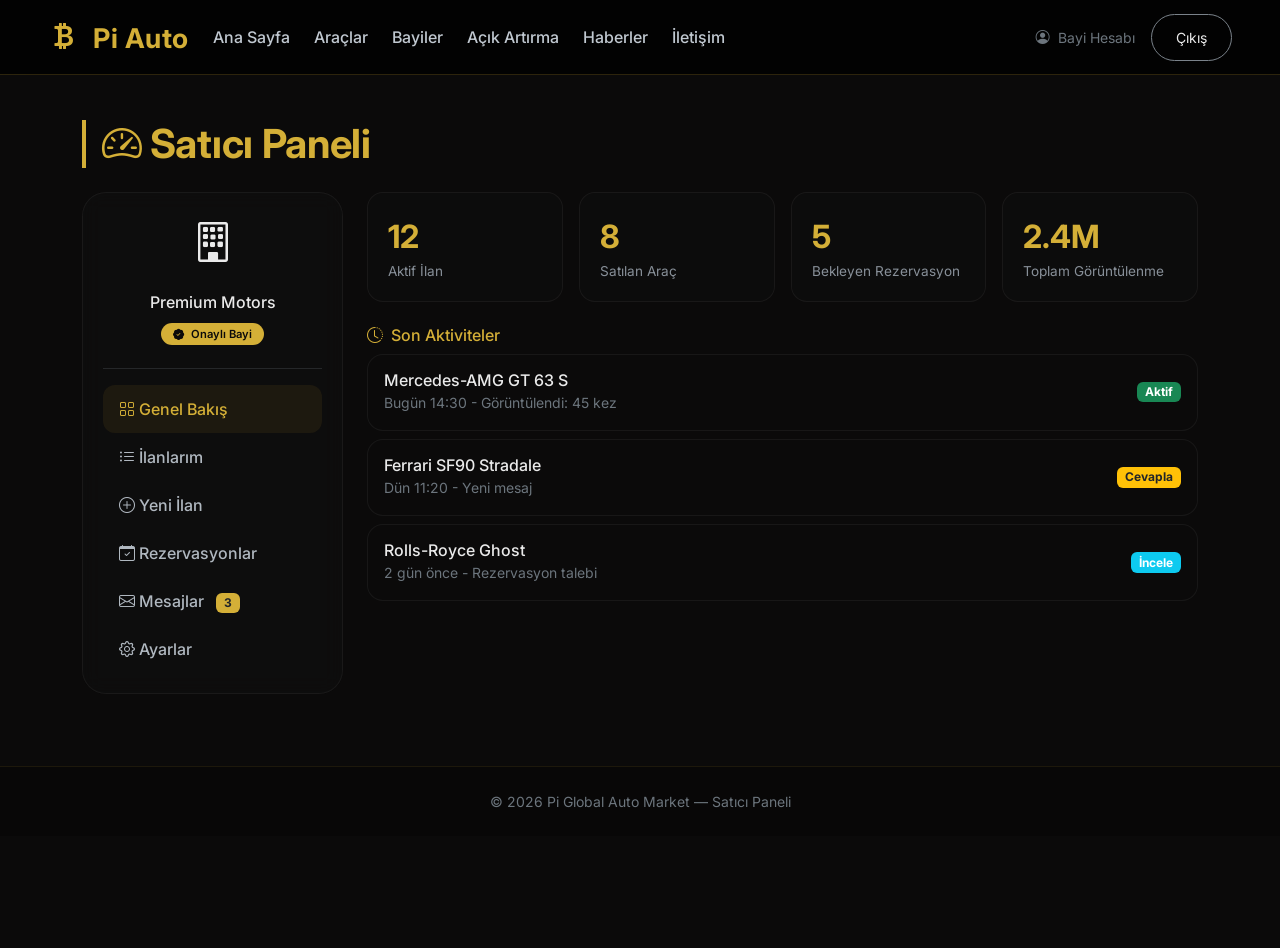
<file: dealer.html>
<!DOCTYPE html>
<html lang="tr">
<head>
    <meta charset="UTF-8" />
    <meta name="viewport" content="width=device-width, initial-scale=1.0" />
    <title>Pi Global Auto - Satıcı Paneli</title>
    <link href="https://cdn.jsdelivr.net/npm/bootstrap@5.3.0-alpha3/dist/css/bootstrap.min.css" rel="stylesheet" />
    <link rel="stylesheet" href="https://cdn.jsdelivr.net/npm/bootstrap-icons@1.10.5/font/bootstrap-icons.css" />
    <link rel="preconnect" href="https://fonts.googleapis.com" />
    <link rel="preconnect" href="https://fonts.gstatic.com" crossorigin />
    <link href="https://fonts.googleapis.com/css2?family=Inter:opsz,wght@14..32,300;400;600;700;800&display=swap" rel="stylesheet" />
    <link rel="stylesheet" href="css/style.css" />
    <style>
        .dealer-sidebar {
            background: rgba(16, 16, 16, 0.6);
            backdrop-filter: blur(10px);
            border-radius: 24px;
            padding: 20px;
            border: 1px solid rgba(255,255,255,0.05);
        }
        .dealer-sidebar .nav-link {
            color: #b0b8c0 !important;
            padding: 12px 16px;
            border-radius: 12px;
            transition: 0.2s;
        }
        .dealer-sidebar .nav-link:hover,
        .dealer-sidebar .nav-link.active {
            background: rgba(212, 175, 55, 0.08);
            color: var(--gold) !important;
        }
        .dealer-sidebar .nav-link i {
            width: 24px;
        }
        .stat-card {
            background: rgba(16, 16, 16, 0.4);
            border-radius: 16px;
            padding: 20px;
            border: 1px solid rgba(255,255,255,0.05);
            transition: 0.2s;
        }
        .stat-card:hover {
            border-color: rgba(212, 175, 55, 0.2);
        }
        .stat-card .number {
            font-size: 2rem;
            font-weight: 700;
            color: var(--gold);
        }
        .stat-card .label {
            color: #889099;
            font-size: 0.85rem;
        }
        .listing-item {
            background: rgba(16, 16, 16, 0.3);
            border-radius: 16px;
            padding: 16px;
            border: 1px solid rgba(255,255,255,0.05);
            transition: 0.2s;
        }
        .listing-item:hover {
            border-color: rgba(212, 175, 55, 0.15);
        }
        .upload-area {
            border: 2px dashed rgba(212, 175, 55, 0.2);
            border-radius: 20px;
            padding: 40px;
            text-align: center;
            transition: 0.2s;
            cursor: pointer;
        }
        .upload-area:hover {
            border-color: var(--gold);
            background: rgba(212, 175, 55, 0.03);
        }
        .upload-area.dragover {
            border-color: var(--gold);
            background: rgba(212, 175, 55, 0.08);
        }
        .upload-preview {
            display: flex;
            flex-wrap: wrap;
            gap: 8px;
            margin-top: 12px;
        }
        .upload-preview .preview-item {
            width: 80px;
            height: 80px;
            border-radius: 12px;
            background: #1c1a18;
            display: flex;
            align-items: center;
            justify-content: center;
            position: relative;
            overflow: hidden;
        }
        .upload-preview .preview-item img {
            width: 100%;
            height: 100%;
            object-fit: cover;
        }
        .upload-preview .preview-item .remove-btn {
            position: absolute;
            top: -4px;
            right: -4px;
            width: 20px;
            height: 20px;
            border-radius: 50%;
            background: #ff4444;
            color: #fff;
            border: none;
            font-size: 12px;
            display: flex;
            align-items: center;
            justify-content: center;
            cursor: pointer;
        }
        @media (max-width: 768px) {
            .stat-card .number {
                font-size: 1.5rem;
            }
        }
    </style>
</head>
<body>
    <!-- NAVIGATION -->
    <nav class="navbar navbar-expand-xl navbar-dark fixed-top py-2">
        <div class="container-fluid px-3 px-lg-5">
            <a class="navbar-brand" href="index.html"><i class="bi bi-currency-bitcoin"></i> Pi Auto</a>
            <button class="navbar-toggler border-0" type="button" data-bs-toggle="collapse" data-bs-target="#navMenu">
                <span class="navbar-toggler-icon"></span>
            </button>
            <div class="collapse navbar-collapse" id="navMenu">
                <ul class="navbar-nav me-auto mb-2 mb-lg-0 gap-1 gap-lg-2">
                    <li class="nav-item"><a class="nav-link" href="index.html" data-i18n="nav.home">Ana Sayfa</a></li>
                    <li class="nav-item"><a class="nav-link" href="vehicles.html" data-i18n="nav.vehicles">Araçlar</a></li>
                    <li class="nav-item"><a class="nav-link" href="dealers.html" data-i18n="nav.dealers">Bayiler</a></li>
                    <li class="nav-item"><a class="nav-link" href="auctions.html" data-i18n="nav.auctions">Açık Artırma</a></li>
                    <li class="nav-item"><a class="nav-link" href="news.html" data-i18n="nav.news">Haberler</a></li>
                    <li class="nav-item"><a class="nav-link" href="contact.html" data-i18n="nav.contact">İletişim</a></li>
                </ul>
                <div class="d-flex align-items-center gap-2 flex-wrap">
                    <span class="text-secondary small me-2"><i class="bi bi-person-circle me-1"></i> Bayi Hesabı</span>
                    <a href="login.html" class="btn btn-outline-silver btn-sm px-4">Çıkış</a>
                </div>
            </div>
        </div>
    </nav>

    <!-- DEALER DASHBOARD -->
    <section class="pt-5 mt-5">
        <div class="container py-4">
            <h1 class="section-title gold-text mb-4"><i class="bi bi-speedometer2 me-2"></i>Satıcı Paneli</h1>
            
            <div class="row g-4">
                <!-- Sidebar -->
                <div class="col-lg-3">
                    <div class="dealer-sidebar">
                        <div class="text-center mb-4">
                            <div class="seller-avatar mx-auto" style="width:72px;height:72px;font-size:2.5rem;">
                                <i class="bi bi-building"></i>
                            </div>
                            <h6 class="mt-2">Premium Motors</h6>
                            <span class="badge-verified"><i class="bi bi-patch-check-fill me-1"></i> Onaylı Bayi</span>
                        </div>
                        <hr class="border-secondary opacity-25" />
                        <nav class="nav flex-column">
                            <a class="nav-link active" href="#" data-tab="dashboard"><i class="bi bi-grid"></i> Genel Bakış</a>
                            <a class="nav-link" href="#" data-tab="listings"><i class="bi bi-list-ul"></i> İlanlarım</a>
                            <a class="nav-link" href="#" data-tab="create"><i class="bi bi-plus-circle"></i> Yeni İlan</a>
                            <a class="nav-link" href="#" data-tab="reservations"><i class="bi bi-calendar-check"></i> Rezervasyonlar</a>
                            <a class="nav-link" href="#" data-tab="messages"><i class="bi bi-envelope"></i> Mesajlar <span class="badge bg-gold text-dark ms-2">3</span></a>
                            <a class="nav-link" href="#" data-tab="settings"><i class="bi bi-gear"></i> Ayarlar</a>
                        </nav>
                    </div>
                </div>

                <!-- Content -->
                <div class="col-lg-9">
                    <!-- Dashboard Tab -->
                    <div id="tab-dashboard" class="tab-content active">
                        <!-- Stats -->
                        <div class="row g-3">
                            <div class="col-md-3">
                                <div class="stat-card">
                                    <div class="number">12</div>
                                    <div class="label">Aktif İlan</div>
                                </div>
                            </div>
                            <div class="col-md-3">
                                <div class="stat-card">
                                    <div class="number">8</div>
                                    <div class="label">Satılan Araç</div>
                                </div>
                            </div>
                            <div class="col-md-3">
                                <div class="stat-card">
                                    <div class="number">5</div>
                                    <div class="label">Bekleyen Rezervasyon</div>
                                </div>
                            </div>
                            <div class="col-md-3">
                                <div class="stat-card">
                                    <div class="number">2.4M</div>
                                    <div class="label">Toplam Görüntülenme</div>
                                </div>
                            </div>
                        </div>

                        <!-- Recent Activity -->
                        <div class="mt-4">
                            <h6 class="gold-text"><i class="bi bi-clock-history me-2"></i>Son Aktiviteler</h6>
                            <div class="listing-item">
                                <div class="d-flex justify-content-between align-items-center">
                                    <div>
                                        <h6 class="mb-0">Mercedes-AMG GT 63 S</h6>
                                        <span class="text-secondary small">Bugün 14:30 - Görüntülendi: 45 kez</span>
                                    </div>
                                    <span class="badge bg-success">Aktif</span>
                                </div>
                            </div>
                            <div class="listing-item mt-2">
                                <div class="d-flex justify-content-between align-items-center">
                                    <div>
                                        <h6 class="mb-0">Ferrari SF90 Stradale</h6>
                                        <span class="text-secondary small">Dün 11:20 - Yeni mesaj</span>
                                    </div>
                                    <span class="badge bg-warning text-dark">Cevapla</span>
                                </div>
                            </div>
                            <div class="listing-item mt-2">
                                <div class="d-flex justify-content-between align-items-center">
                                    <div>
                                        <h6 class="mb-0">Rolls-Royce Ghost</h6>
                                        <span class="text-secondary small">2 gün önce - Rezervasyon talebi</span>
                                    </div>
                                    <span class="badge bg-info">İncele</span>
                                </div>
                            </div>
                        </div>
                    </div>

                    <!-- Listings Tab -->
                    <div id="tab-listings" class="tab-content" style="display:none;">
                        <div class="d-flex justify-content-between align-items-center mb-3">
                            <h6 class="gold-text"><i class="bi bi-list-ul me-2"></i>İlanlarım (12)</h6>
                            <button class="btn btn-gold btn-sm" data-tab="create"><i class="bi bi-plus-circle me-2"></i>Yeni İlan</button>
                        </div>
                        <!-- Listing items -->
                        <div class="listing-item">
                            <div class="row align-items-center">
                                <div class="col-md-8">
                                    <h6 class="mb-0">Mercedes-AMG GT 63 S</h6>
                                    <p class="text-secondary small mb-0">2025 · 8,200 km · 245,000 Pi</p>
                                </div>
                                <div class="col-md-4 text-md-end">
                                    <span class="badge bg-success me-2">Aktif</span>
                                    <button class="btn btn-outline-silver btn-sm"><i class="bi bi-pencil"></i></button>
                                    <button class="btn btn-outline-silver btn-sm"><i class="bi bi-trash"></i></button>
                                </div>
                            </div>
                        </div>
                        <div class="listing-item mt-2">
                            <div class="row align-items-center">
                                <div class="col-md-8">
                                    <h6 class="mb-0">Ferrari SF90 Stradale</h6>
                                    <p class="text-secondary small mb-0">2024 · 3,400 km · 520,000 Pi</p>
                                </div>
                                <div class="col-md-4 text-md-end">
                                    <span class="badge bg-success me-2">Aktif</span>
                                    <button class="btn btn-outline-silver btn-sm"><i class="bi bi-pencil"></i></button>
                                    <button class="btn btn-outline-silver btn-sm"><i class="bi bi-trash"></i></button>
                                </div>
                            </div>
                        </div>
                        <div class="listing-item mt-2">
                            <div class="row align-items-center">
                                <div class="col-md-8">
                                    <h6 class="mb-0">Rolls-Royce Ghost</h6>
                                    <p class="text-secondary small mb-0">2025 · 1,200 km · 890,000 Pi</p>
                                </div>
                                <div class="col-md-4 text-md-end">
                                    <span class="badge bg-warning text-dark me-2">Beklemede</span>
                                    <button class="btn btn-outline-silver btn-sm"><i class="bi bi-pencil"></i></button>
                                    <button class="btn btn-outline-silver btn-sm"><i class="bi bi-trash"></i></button>
                                </div>
                            </div>
                        </div>
                    </div>

                    <!-- Create Listing Tab -->
                    <div id="tab-create" class="tab-content" style="display:none;">
                        <h6 class="gold-text"><i class="bi bi-plus-circle me-2"></i>Yeni İlan Oluştur</h6>
                        <form id="createListingForm" class="mt-3">
                            <div class="row g-3">
                                <div class="col-md-6">
                                    <label class="form-label text-secondary">Marka</label>
                                    <select class="form-select bg-dark text-light border-secondary">
                                        <option>Mercedes-Benz</option><option>BMW</option><option>Audi</option>
                                        <option>Porsche</option><option>Ferrari</option><option>Lamborghini</option>
                                    </select>
                                </div>
                                <div class="col-md-6">
                                    <label class="form-label text-secondary">Model</label>
                                    <input type="text" class="form-control bg-dark text-light border-secondary" placeholder="AMG GT 63 S" />
                                </div>
                                <div class="col-md-4">
                                    <label class="form-label text-secondary">Yıl</label>
                                    <input type="number" class="form-control bg-dark text-light border-secondary" placeholder="2025" />
                                </div>
                                <div class="col-md-4">
                                    <label class="form-label text-secondary">Kilometre</label>
                                    <input type="number" class="form-control bg-dark text-light border-secondary" placeholder="8,200" />
                                </div>
                                <div class="col-md-4">
                                    <label class="form-label text-secondary">Renk</label>
                                    <input type="text" class="form-control bg-dark text-light border-secondary" placeholder="Siyah" />
                                </div>
                                <div class="col-md-6">
                                    <label class="form-label text-secondary">Şanzıman</label>
                                    <select class="form-select bg-dark text-light border-secondary">
                                        <option>Otomatik</option><option>Manuel</option><option>Yarı Otomatik</option>
                                    </select>
                                </div>
                                <div class="col-md-6">
                                    <label class="form-label text-secondary">Yakıt</label>
                                    <select class="form-select bg-dark text-light border-secondary">
                                        <option>V8 Hybrid</option><option>V12</option><option>Elektrik</option>
                                        <option>Dizel</option><option>Benzin</option>
                                    </select>
                                </div>
                                <div class="col-md-6">
                                    <label class="form-label text-secondary">Fiyat (Pi)</label>
                                    <input type="number" class="form-control bg-dark text-light border-secondary" placeholder="245,000" />
                                </div>
                                <div class="col-md-6">
                                    <label class="form-label text-secondary">Fiyat (USD)</label>
                                    <input type="number" class="form-control bg-dark text-light border-secondary" placeholder="198,000" />
                                </div>
                                <div class="col-12">
                                    <label class="form-label text-secondary">Açıklama</label>
                                    <textarea class="form-control bg-dark text-light border-secondary" rows="3" placeholder="Araç hakkında detaylı bilgi..."></textarea>
                                </div>
                                <div class="col-12">
                                    <label class="form-label text-secondary">Özellikler</label>
                                    <div class="d-flex flex-wrap gap-2">
                                        <span class="feature-tag"><i class="bi bi-check-circle me-1 gold-text"></i> Deri Koltuk</span>
                                        <span class="feature-tag"><i class="bi bi-check-circle me-1 gold-text"></i> Panoramik Cam</span>
                                        <span class="feature-tag"><i class="bi bi-check-circle me-1 gold-text"></i> Burmester Ses</span>
                                        <span class="feature-tag"><i class="bi bi-plus-circle me-1"></i> Ekle</span>
                                    </div>
                                </div>
                            </div>

                            <!-- Image Upload -->
                            <div class="mt-4">
                                <label class="form-label text-secondary">Fotoğraflar (En fazla 30)</label>
                                <div class="upload-area" id="imageUploadArea">
                                    <i class="bi bi-cloud-upload" style="font-size: 3rem; color: #555;"></i>
                                    <p class="text-secondary mt-2">Fotoğraf yüklemek için tıklayın veya sürükleyin</p>
                                    <span class="text-secondary small">PNG, JPG, WEBP (En fazla 10MB)</span>
                                    <input type="file" accept="image/*" multiple style="display:none;" id="imageInput" />
                                </div>
                                <div class="upload-preview" id="imagePreview"></div>
                                <span class="text-secondary small" id="imageCount">0 / 30 fotoğraf</span>
                            </div>

                            <!-- Video Upload -->
                            <div class="mt-3">
                                <label class="form-label text-secondary">Video (Opsiyonel)</label>
                                <div class="upload-area" id="videoUploadArea" style="padding:20px;">
                                    <i class="bi bi-play-circle" style="font-size: 2rem; color: #555;"></i>
                                    <p class="text-secondary mt-1 small">Video yüklemek için tıklayın</p>
                                    <input type="file" accept="video/*" style="display:none;" id="videoInput" />
                                </div>
                                <span class="text-secondary small" id="videoName">Video seçilmedi</span>
                            </div>

                            <button type="submit" class="btn btn-gold mt-4">
                                <i class="bi bi-check-circle me-2"></i> İlanı Yayınla
                            </button>
                        </form>
                    </div>

                    <!-- Reservations Tab -->
                    <div id="tab-reservations" class="tab-content" style="display:none;">
                        <h6 class="gold-text"><i class="bi bi-calendar-check me-2"></i>Rezervasyonlar</h6>
                        <div class="listing-item mt-3">
                            <div class="d-flex justify-content-between align-items-center">
                                <div>
                                    <h6 class="mb-0">Mercedes-AMG GT 63 S</h6>
                                    <p class="text-secondary small mb-0">Rezerve eden: Ahmet Y. · 2 gün kaldı</p>
                                </div>
                                <span class="badge bg-warning text-dark">Beklemede</span>
                            </div>
                        </div>
                        <div class="listing-item mt-2">
                            <div class="d-flex justify-content-between align-items-center">
                                <div>
                                    <h6 class="mb-0">Ferrari SF90 Stradale</h6>
                                    <p class="text-secondary small mb-0">Rezerve eden: Maria G. · 5 gün kaldı</p>
                                </div>
                                <span class="badge bg-success">Onaylandı</span>
                            </div>
                        </div>
                    </div>

                    <!-- Messages Tab -->
                    <div id="tab-messages" class="tab-content" style="display:none;">
                        <h6 class="gold-text"><i class="bi bi-envelope me-2"></i>Mesajlar</h6>
                        <div class="listing-item mt-3">
                            <div class="d-flex align-items-center gap-3">
                                <div class="seller-avatar" style="width:48px;height:48px;font-size:1.5rem;">
                                    <i class="bi bi-person"></i>
                                </div>
                                <div class="flex-grow-1">
                                    <h6 class="mb-0">Ahmet Yılmaz</h6>
                                    <p class="text-secondary small mb-0">Mercedes-AMG GT hakkında bilgi almak istiyorum...</p>
                                </div>
                                <span class="badge bg-gold text-dark">Yeni</span>
                            </div>
                        </div>
                        <div class="listing-item mt-2">
                            <div class="d-flex align-items-center gap-3">
                                <div class="seller-avatar" style="width:48px;height:48px;font-size:1.5rem;">
                                    <i class="bi bi-person"></i>
                                </div>
                                <div class="flex-grow-1">
                                    <h6 class="mb-0">Maria Garcia</h6>
                                    <p class="text-secondary small mb-0">Ferrari için rezervasyon onayı...</p>
                                </div>
                                <span class="badge bg-secondary">Okundu</span>
                            </div>
                        </div>
                    </div>
                </div>
            </div>
        </div>
    </section>

    <!-- FOOTER -->
    <footer class="footer-dark py-4 mt-5">
        <div class="container">
            <p class="text-center text-secondary small mb-0">© 2026 Pi Global Auto Market — Satıcı Paneli</p>
        </div>
    </footer>

    <script src="https://cdn.jsdelivr.net/npm/bootstrap@5.3.0-alpha3/dist/js/bootstrap.bundle.min.js"></script>
    <script src="js/language.js"></script>
    <script src="js/wallet.js"></script>
    <script src="js/app.js"></script>
    <script>
        document.addEventListener('DOMContentLoaded', function() {
            // Tab switching
            const tabs = document.querySelectorAll('.dealer-sidebar .nav-link');
            tabs.forEach(tab => {
                tab.addEventListener('click', function(e) {
                    e.preventDefault();
                    const tabName = this.dataset.tab;
                    
                    // Update active tab
                    tabs.forEach(t => t.classList.remove('active'));
                    this.classList.add('active');
                    
                    // Show content
                    document.querySelectorAll('.tab-content').forEach(content => {
                        content.style.display = 'none';
                    });
                    const target = document.getElementById(`tab-${tabName}`);
                    if (target) target.style.display = 'block';
                });
            });

            // Image upload
            const uploadArea = document.getElementById('imageUploadArea');
            const imageInput = document.getElementById('imageInput');
            const preview = document.getElementById('imagePreview');
            const count = document.getElementById('imageCount');
            let uploadedFiles = [];

            uploadArea.addEventListener('click', () => imageInput.click());
            
            uploadArea.addEventListener('dragover', (e) => {
                e.preventDefault();
                uploadArea.classList.add('dragover');
            });
            
            uploadArea.addEventListener('dragleave', () => {
                uploadArea.classList.remove('dragover');
            });
            
            uploadArea.addEventListener('drop', (e) => {
                e.preventDefault();
                uploadArea.classList.remove('dragover');
                handleFiles(e.dataTransfer.files);
            });

            imageInput.addEventListener('change', (e) => {
                handleFiles(e.target.files);
            });

            function handleFiles(files) {
                const maxFiles = 30;
                const remaining = maxFiles - uploadedFiles.length;
                
                for (let i = 0; i < Math.min(files.length, remaining); i++) {
                    const file = files[i];
                    if (file.type.startsWith('image/')) {
                        uploadedFiles.push(file);
                        const reader = new FileReader();
                        reader.onload = (e) => {
                            const item = document.createElement('div');
                            item.className = 'preview-item';
                            item.innerHTML = `
                                <img src="${e.target.result}" alt="Preview" />
                                <button class="remove-btn" data-index="${uploadedFiles.length - 1}">×</button>
                            `;
                            preview.appendChild(item);
                            
                            item.querySelector('.remove-btn').addEventListener('click', function() {
                                const index = parseInt(this.dataset.index);
                                uploadedFiles.splice(index, 1);
                                this.closest('.preview-item').remove();
                                updateCount();
                            });
                        };
                        reader.readAsDataURL(file);
                    }
                }
                updateCount();
            }

            function updateCount() {
                count.textContent = `${uploadedFiles.length} / 30 fotoğraf`;
            }

            // Video upload
            const videoUploadArea = document.getElementById('videoUploadArea');
            const videoInput = document.getElementById('videoInput');
            const videoName = document.getElementById('videoName');

            videoUploadArea.addEventListener('click', () => videoInput.click());
            videoInput.addEventListener('change', (e) => {
                if (e.target.files.length > 0) {
                    videoName.textContent = e.target.files[0].name;
                }
            });

            // Form submit
            document.getElementById('createListingForm').addEventListener('submit', function(e) {
                e.preventDefault();
                window.showToast('✅ İlan başarıyla oluşturuldu!', 'success');
                setTimeout(() => {
                    document.querySelector('[data-tab="listings"]').click();
                }, 1500);
            });

            // Contact buttons
            document.querySelectorAll('[data-tab="messages"]').forEach(btn => {
                btn.addEventListener('click', function() {
                    document.querySelector('[data-tab="messages"]').click();
                });
            });
        });
    </script>
</body>
</html>
</file>
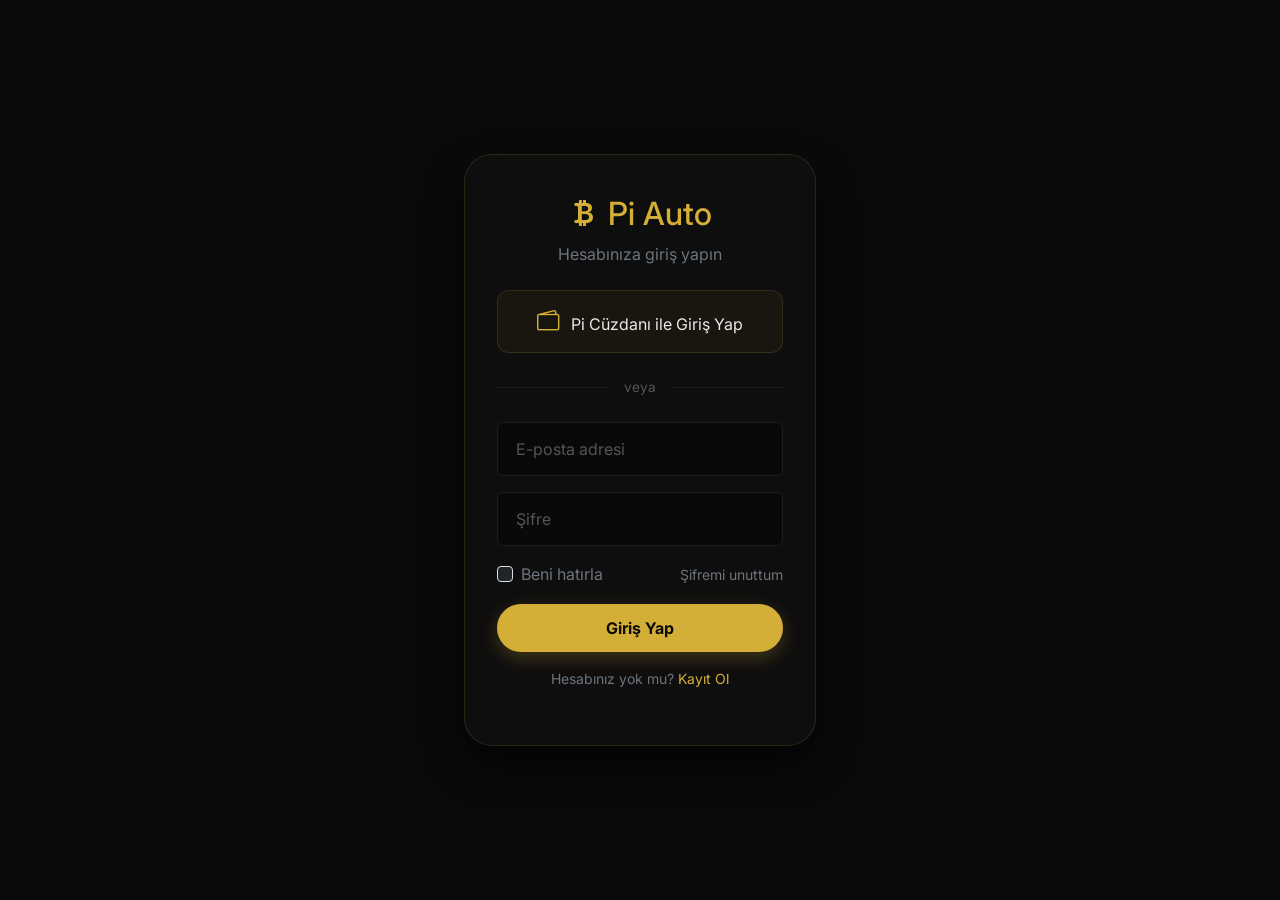
<file: login.html>
<!DOCTYPE html>
<html lang="tr">
<head>
    <meta charset="UTF-8" />
    <meta name="viewport" content="width=device-width, initial-scale=1.0" />
    <title>Pi Global Auto - Giriş</title>
    <link href="https://cdn.jsdelivr.net/npm/bootstrap@5.3.0-alpha3/dist/css/bootstrap.min.css" rel="stylesheet" />
    <link rel="stylesheet" href="https://cdn.jsdelivr.net/npm/bootstrap-icons@1.10.5/font/bootstrap-icons.css" />
    <link rel="preconnect" href="https://fonts.googleapis.com" />
    <link rel="preconnect" href="https://fonts.gstatic.com" crossorigin />
    <link href="https://fonts.googleapis.com/css2?family=Inter:opsz,wght@14..32,300;400;600;700;800&display=swap" rel="stylesheet" />
    <link rel="stylesheet" href="css/style.css" />
    <style>
        .auth-container {
            max-width: 440px;
            margin: 0 auto;
        }
        .auth-container .glass {
            padding: 40px 32px;
        }
        .auth-container .form-control {
            background: rgba(0,0,0,0.3);
            border: 1px solid rgba(255,255,255,0.08);
            color: #eaeaea;
            padding: 14px 18px;
        }
        .auth-container .form-control:focus {
            border-color: var(--gold);
            box-shadow: 0 0 0 3px rgba(212, 175, 55, 0.1);
        }
        .auth-container .form-control::placeholder {
            color: #555;
        }
        .auth-divider {
            display: flex;
            align-items: center;
            gap: 16px;
            color: #555;
            font-size: 0.85rem;
        }
        .auth-divider::before,
        .auth-divider::after {
            content: '';
            flex: 1;
            height: 1px;
            background: rgba(255,255,255,0.06);
        }
        .pi-login-btn {
            background: rgba(212, 175, 55, 0.05);
            border: 1px solid rgba(212, 175, 55, 0.15);
            color: #eaeaea;
            padding: 14px;
            border-radius: 12px;
            transition: 0.2s;
            width: 100%;
        }
        .pi-login-btn:hover {
            background: rgba(212, 175, 55, 0.1);
            border-color: var(--gold);
            color: var(--gold);
        }
        .pi-login-btn i {
            font-size: 1.4rem;
        }
        @media (max-width: 576px) {
            .auth-container .glass {
                padding: 24px 16px;
            }
        }
    </style>
</head>
<body>
    <div class="container py-5" style="min-height:100vh;display:flex;align-items:center;justify-content:center;">
        <div class="auth-container">
            <div class="glass">
                <div class="text-center mb-4">
                    <a href="index.html" class="text-decoration-none">
                        <h2 class="gold-text"><i class="bi bi-currency-bitcoin me-2"></i>Pi Auto</h2>
                    </a>
                    <p class="text-secondary mt-2">Hesabınıza giriş yapın</p>
                </div>

                <!-- Pi Login -->
                <button class="pi-login-btn" id="piLoginBtn">
                    <i class="bi bi-wallet2 me-2 gold-text"></i>
                    Pi Cüzdanı ile Giriş Yap
                </button>

                <div class="auth-divider my-4">veya</div>

                <!-- Email Login -->
                <form id="loginForm">
                    <div class="mb-3">
                        <input type="email" class="form-control" placeholder="E-posta adresi" required />
                    </div>
                    <div class="mb-3">
                        <input type="password" class="form-control" placeholder="Şifre" required />
                    </div>
                    <div class="d-flex justify-content-between align-items-center mb-3">
                        <div class="form-check">
                            <input class="form-check-input bg-dark" type="checkbox" id="rememberMe" />
                            <label class="form-check-label text-secondary" for="rememberMe">Beni hatırla</label>
                        </div>
                        <a href="#" class="text-secondary text-decoration-none small">Şifremi unuttum</a>
                    </div>
                    <button type="submit" class="btn btn-gold w-100">Giriş Yap</button>
                </form>

                <p class="text-center text-secondary mt-3 small">
                    Hesabınız yok mu? <a href="register.html" class="gold-text text-decoration-none">Kayıt Ol</a>
                </p>
            </div>
        </div>
    </div>

    <script src="https://cdn.jsdelivr.net/npm/bootstrap@5.3.0-alpha3/dist/js/bootstrap.bundle.min.js"></script>
    <script src="js/wallet.js"></script>
    <script src="js/app.js"></script>
    <script>
        document.addEventListener('DOMContentLoaded', function() {
            // Pi ile giriş
            document.getElementById('piLoginBtn').addEventListener('click', function() {
                if (typeof PiWallet !== 'undefined') {
                    PiWallet.connect().then(result => {
                        if (result) {
                            window.showToast('✅ Pi cüzdanı ile giriş başarılı!', 'success');
                            setTimeout(() => {
                                window.location.href = 'profile.html';
                            }, 1500);
                        }
                    });
                } else {
                    window.showToast('Pi Cüzdanı yükleniyor...', 'info');
                }
            });

            // Email giriş
            document.getElementById('loginForm').addEventListener('submit', function(e) {
                e.preventDefault();
                window.showToast('✅ Giriş başarılı! Yönlendiriliyorsunuz...', 'success');
                setTimeout(() => {
                    window.location.href = 'index.html';
                }, 1500);
            });
        });
    </script>
</body>
</html>
</file>
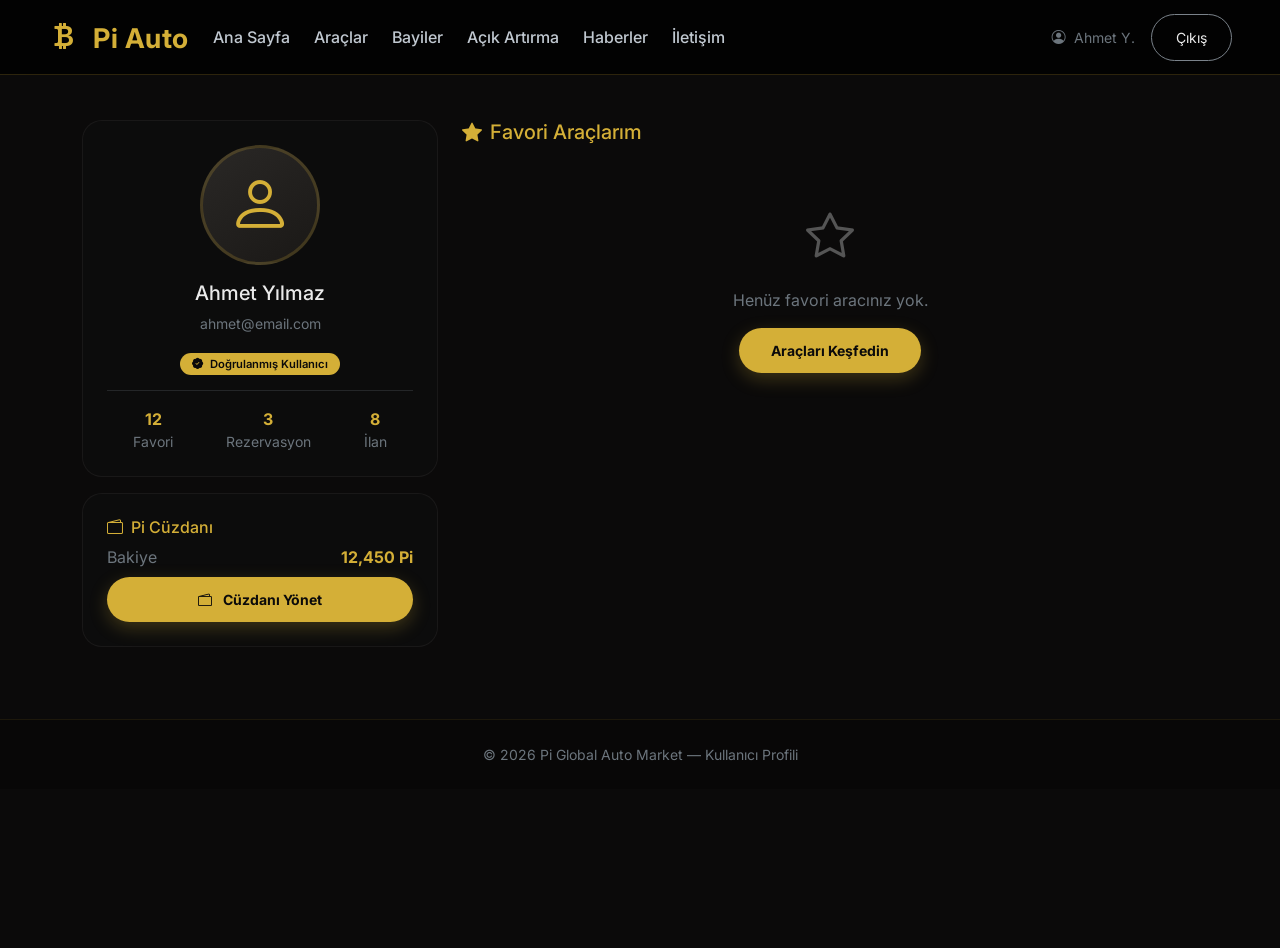
<file: profile.html>
<!DOCTYPE html>
<html lang="tr">
<head>
    <meta charset="UTF-8" />
    <meta name="viewport" content="width=device-width, initial-scale=1.0" />
    <title>Pi Global Auto - Profil</title>
    <link href="https://cdn.jsdelivr.net/npm/bootstrap@5.3.0-alpha3/dist/css/bootstrap.min.css" rel="stylesheet" />
    <link rel="stylesheet" href="https://cdn.jsdelivr.net/npm/bootstrap-icons@1.10.5/font/bootstrap-icons.css" />
    <link rel="preconnect" href="https://fonts.googleapis.com" />
    <link rel="preconnect" href="https://fonts.gstatic.com" crossorigin />
    <link href="https://fonts.googleapis.com/css2?family=Inter:opsz,wght@14..32,300;400;600;700;800&display=swap" rel="stylesheet" />
    <link rel="stylesheet" href="css/style.css" />
    <style>
        .profile-avatar {
            width: 120px;
            height: 120px;
            border-radius: 50%;
            background: linear-gradient(145deg, #2a2826, #1a1816);
            display: flex;
            align-items: center;
            justify-content: center;
            font-size: 4rem;
            color: var(--gold);
            margin: 0 auto;
            border: 3px solid rgba(212, 175, 55, 0.2);
        }
        .profile-card {
            background: rgba(16, 16, 16, 0.4);
            border-radius: 20px;
            padding: 24px;
            border: 1px solid rgba(255,255,255,0.05);
        }
        .favorite-item {
            background: rgba(16, 16, 16, 0.3);
            border-radius: 16px;
            padding: 16px;
            border: 1px solid rgba(255,255,255,0.05);
            transition: 0.2s;
        }
        .favorite-item:hover {
            border-color: rgba(212, 175, 55, 0.15);
        }
    </style>
</head>
<body>
    <!-- NAVIGATION -->
    <nav class="navbar navbar-expand-xl navbar-dark fixed-top py-2">
        <div class="container-fluid px-3 px-lg-5">
            <a class="navbar-brand" href="index.html"><i class="bi bi-currency-bitcoin"></i> Pi Auto</a>
            <button class="navbar-toggler border-0" type="button" data-bs-toggle="collapse" data-bs-target="#navMenu">
                <span class="navbar-toggler-icon"></span>
            </button>
            <div class="collapse navbar-collapse" id="navMenu">
                <ul class="navbar-nav me-auto mb-2 mb-lg-0 gap-1 gap-lg-2">
                    <li class="nav-item"><a class="nav-link" href="index.html" data-i18n="nav.home">Ana Sayfa</a></li>
                    <li class="nav-item"><a class="nav-link" href="vehicles.html" data-i18n="nav.vehicles">Araçlar</a></li>
                    <li class="nav-item"><a class="nav-link" href="dealers.html" data-i18n="nav.dealers">Bayiler</a></li>
                    <li class="nav-item"><a class="nav-link" href="auctions.html" data-i18n="nav.auctions">Açık Artırma</a></li>
                    <li class="nav-item"><a class="nav-link" href="news.html" data-i18n="nav.news">Haberler</a></li>
                    <li class="nav-item"><a class="nav-link" href="contact.html" data-i18n="nav.contact">İletişim</a></li>
                </ul>
                <div class="d-flex align-items-center gap-2 flex-wrap">
                    <span class="text-secondary small me-2"><i class="bi bi-person-circle me-1"></i> Ahmet Y.</span>
                    <a href="login.html" class="btn btn-outline-silver btn-sm px-4">Çıkış</a>
                </div>
            </div>
        </div>
    </nav>

    <!-- PROFILE -->
    <section class="pt-5 mt-5">
        <div class="container py-4">
            <div class="row g-4">
                <!-- Profile Sidebar -->
                <div class="col-lg-4">
                    <div class="profile-card text-center">
                        <div class="profile-avatar"><i class="bi bi-person"></i></div>
                        <h5 class="mt-3">Ahmet Yılmaz</h5>
                        <p class="text-secondary small">ahmet@email.com</p>
                        <span class="badge-verified"><i class="bi bi-patch-check-fill me-1"></i> Doğrulanmış Kullanıcı</span>
                        
                        <hr class="border-secondary opacity-25" />
                        
                        <div class="d-flex justify-content-around">
                            <div>
                                <div class="gold-text fw-bold">12</div>
                                <div class="text-secondary small">Favori</div>
                            </div>
                            <div>
                                <div class="gold-text fw-bold">3</div>
                                <div class="text-secondary small">Rezervasyon</div>
                            </div>
                            <div>
                                <div class="gold-text fw-bold">8</div>
                                <div class="text-secondary small">İlan</div>
                            </div>
                        </div>
                    </div>

                    <div class="profile-card mt-3">
                        <h6 class="gold-text"><i class="bi bi-wallet2 me-2"></i>Pi Cüzdanı</h6>
                        <div class="d-flex justify-content-between align-items-center">
                            <span class="text-secondary">Bakiye</span>
                            <span class="gold-text fw-bold" id="profileBalance">12,450 Pi</span>
                        </div>
                        <button class="btn btn-gold btn-sm w-100 mt-2" id="profileWalletBtn">
                            <i class="bi bi-wallet2 me-2"></i> Cüzdanı Yönet
                        </button>
                    </div>
                </div>

                <!-- Favorites -->
                <div class="col-lg-8">
                    <h5 class="gold-text"><i class="bi bi-star-fill me-2"></i>Favori Araçlarım</h5>
                    <div id="favoritesContainer">
                        <!-- JavaScript ile doldurulacak -->
                    </div>
                </div>
            </div>
        </div>
    </section>

    <!-- FOOTER -->
    <footer class="footer-dark py-4 mt-5">
        <div class="container">
            <p class="text-center text-secondary small mb-0">© 2026 Pi Global Auto Market — Kullanıcı Profili</p>
        </div>
    </footer>

    <script src="https://cdn.jsdelivr.net/npm/bootstrap@5.3.0-alpha3/dist/js/bootstrap.bundle.min.js"></script>
    <script src="js/language.js"></script>
    <script src="js/wallet.js"></script>
    <script src="js/app.js"></script>
    <script>
        document.addEventListener('DOMContentLoaded', function() {
            // Favorileri göster
            const container = document.getElementById('favoritesContainer');
            const favorites = JSON.parse(localStorage.getItem('piAutoFavorites') || '[]');
            
            if (favorites.length === 0) {
                container.innerHTML = `
                    <div class="text-center py-5">
                        <i class="bi bi-star" style="font-size: 3rem; color: #555;"></i>
                        <p class="text-secondary mt-3">Henüz favori aracınız yok.</p>
                        <a href="vehicles.html" class="btn btn-gold btn-sm">Araçları Keşfedin</a>
                    </div>
                `;
            } else {
                const favVehicles = VEHICLES.filter(v => favorites.includes(v.id));
                container.innerHTML = favVehicles.map(v => `
                    <div class="favorite-item mb-2">
                        <div class="d-flex justify-content-between align-items-center">
                            <div>
                                <h6 class="mb-0">${v.brand} ${v.model}</h6>
                                <span class="text-secondary small">${v.year} · ${v.mileage.toLocaleString()} km</span>
                            </div>
                            <div class="d-flex gap-2">
                                <span class="price-tag">${v.price.toLocaleString()} Pi</span>
                                <a href="vehicle.html?id=${v.id}" class="btn btn-gold btn-sm">Detay</a>
                                <button class="btn btn-outline-silver btn-sm remove-fav" data-id="${v.id}">
                                    <i class="bi bi-x"></i>
                                </button>
                            </div>
                        </div>
                    </div>
                `).join('');

                // Favori kaldır
                document.querySelectorAll('.remove-fav').forEach(btn => {
                    btn.addEventListener('click', function() {
                        const id = parseInt(this.dataset.id);
                        window.toggleFavorite(id);
                        this.closest('.favorite-item').remove();
                        if (document.querySelectorAll('.favorite-item').length === 0) {
                            location.reload();
                        }
                    });
                });
            }

            // Wallet
            document.getElementById('profileWalletBtn').addEventListener('click', function() {
                if (typeof PiWallet !== 'undefined') {
                    PiWallet.connect();
                }
            });

            // Wallet state
            if (typeof PiWallet !== 'undefined' && PiWallet.isConnected()) {
                const balance = PiWallet.getBalance();
                document.getElementById('profileBalance').textContent = `${balance.toLocaleString()} Pi`;
            }
        });
    </script>
</body>
</html>
</file>
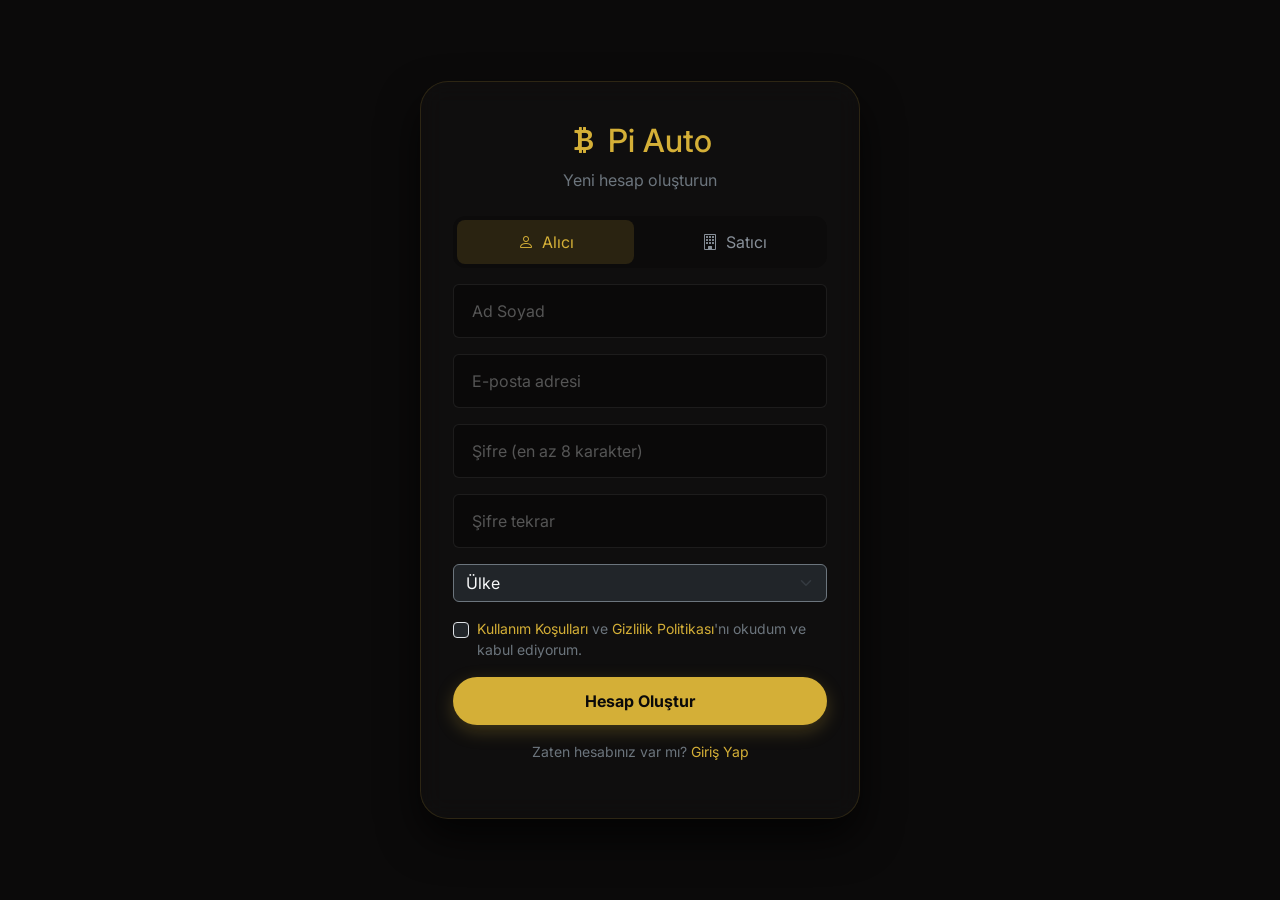
<file: register.html>
<!DOCTYPE html>
<html lang="tr">
<head>
    <meta charset="UTF-8" />
    <meta name="viewport" content="width=device-width, initial-scale=1.0" />
    <title>Pi Global Auto - Kayıt Ol</title>
    <link href="https://cdn.jsdelivr.net/npm/bootstrap@5.3.0-alpha3/dist/css/bootstrap.min.css" rel="stylesheet" />
    <link rel="stylesheet" href="https://cdn.jsdelivr.net/npm/bootstrap-icons@1.10.5/font/bootstrap-icons.css" />
    <link rel="preconnect" href="https://fonts.googleapis.com" />
    <link rel="preconnect" href="https://fonts.gstatic.com" crossorigin />
    <link href="https://fonts.googleapis.com/css2?family=Inter:opsz,wght@14..32,300;400;600;700;800&display=swap" rel="stylesheet" />
    <link rel="stylesheet" href="css/style.css" />
    <style>
        .auth-container {
            max-width: 440px;
            margin: 0 auto;
        }
        .auth-container .glass {
            padding: 40px 32px;
        }
        .auth-container .form-control {
            background: rgba(0,0,0,0.3);
            border: 1px solid rgba(255,255,255,0.08);
            color: #eaeaea;
            padding: 14px 18px;
        }
        .auth-container .form-control:focus {
            border-color: var(--gold);
            box-shadow: 0 0 0 3px rgba(212, 175, 55, 0.1);
        }
        .auth-container .form-control::placeholder {
            color: #555;
        }
        .auth-divider {
            display: flex;
            align-items: center;
            gap: 16px;
            color: #555;
            font-size: 0.85rem;
        }
        .auth-divider::before,
        .auth-divider::after {
            content: '';
            flex: 1;
            height: 1px;
            background: rgba(255,255,255,0.06);
        }
        .role-selector {
            display: flex;
            gap: 12px;
            padding: 4px;
            background: rgba(0,0,0,0.2);
            border-radius: 12px;
        }
        .role-selector .role-btn {
            flex: 1;
            padding: 10px;
            border: none;
            border-radius: 8px;
            background: transparent;
            color: #889099;
            transition: 0.2s;
        }
        .role-selector .role-btn.active {
            background: rgba(212, 175, 55, 0.15);
            color: var(--gold);
        }
        .role-selector .role-btn:hover {
            color: #eaeaea;
        }
        @media (max-width: 576px) {
            .auth-container .glass {
                padding: 24px 16px;
            }
        }
    </style>
</head>
<body>
    <div class="container py-5" style="min-height:100vh;display:flex;align-items:center;justify-content:center;">
        <div class="auth-container">
            <div class="glass">
                <div class="text-center mb-4">
                    <a href="index.html" class="text-decoration-none">
                        <h2 class="gold-text"><i class="bi bi-currency-bitcoin me-2"></i>Pi Auto</h2>
                    </a>
                    <p class="text-secondary mt-2">Yeni hesap oluşturun</p>
                </div>

                <!-- Role Selector -->
                <div class="role-selector mb-3" id="roleSelector">
                    <button class="role-btn active" data-role="buyer"><i class="bi bi-person me-1"></i> Alıcı</button>
                    <button class="role-btn" data-role="dealer"><i class="bi bi-building me-1"></i> Satıcı</button>
                </div>

                <form id="registerForm">
                    <div class="mb-3">
                        <input type="text" class="form-control" placeholder="Ad Soyad" required />
                    </div>
                    <div class="mb-3">
                        <input type="email" class="form-control" placeholder="E-posta adresi" required />
                    </div>
                    <div class="mb-3">
                        <input type="password" class="form-control" placeholder="Şifre (en az 8 karakter)" required />
                    </div>
                    <div class="mb-3">
                        <input type="password" class="form-control" placeholder="Şifre tekrar" required />
                    </div>
                    <div class="mb-3">
                        <select class="form-select bg-dark text-light border-secondary">
                            <option value="">Ülke</option>
                            <option>Türkiye</option><option>Almanya</option><option>İtalya</option>
                            <option>İngiltere</option><option>ABD</option><option>Fransa</option>
                        </select>
                    </div>
                    <div class="form-check mb-3">
                        <input class="form-check-input bg-dark" type="checkbox" id="termsCheck" required />
                        <label class="form-check-label text-secondary small" for="termsCheck">
                            <a href="#" class="gold-text text-decoration-none">Kullanım Koşulları</a> ve 
                            <a href="#" class="gold-text text-decoration-none">Gizlilik Politikası</a>'nı okudum ve kabul ediyorum.
                        </label>
                    </div>
                    <button type="submit" class="btn btn-gold w-100">Hesap Oluştur</button>
                </form>

                <p class="text-center text-secondary mt-3 small">
                    Zaten hesabınız var mı? <a href="login.html" class="gold-text text-decoration-none">Giriş Yap</a>
                </p>
            </div>
        </div>
    </div>

    <script src="https://cdn.jsdelivr.net/npm/bootstrap@5.3.0-alpha3/dist/js/bootstrap.bundle.min.js"></script>
    <script src="js/app.js"></script>
    <script>
        document.addEventListener('DOMContentLoaded', function() {
            // Role selector
            const roleBtns = document.querySelectorAll('.role-btn');
            roleBtns.forEach(btn => {
                btn.addEventListener('click', function() {
                    roleBtns.forEach(b => b.classList.remove('active'));
                    this.classList.add('active');
                });
            });

            // Register form
            document.getElementById('registerForm').addEventListener('submit', function(e) {
                e.preventDefault();
                const role = document.querySelector('.role-btn.active').dataset.role;
                window.showToast(`✅ Hesap başarıyla oluşturuldu! (${role === 'dealer' ? 'Satıcı' : 'Alıcı'})`, 'success');
                setTimeout(() => {
                    window.location.href = 'login.html';
                }, 1500);
            });
        });
    </script>
</body>
</html>
</file>
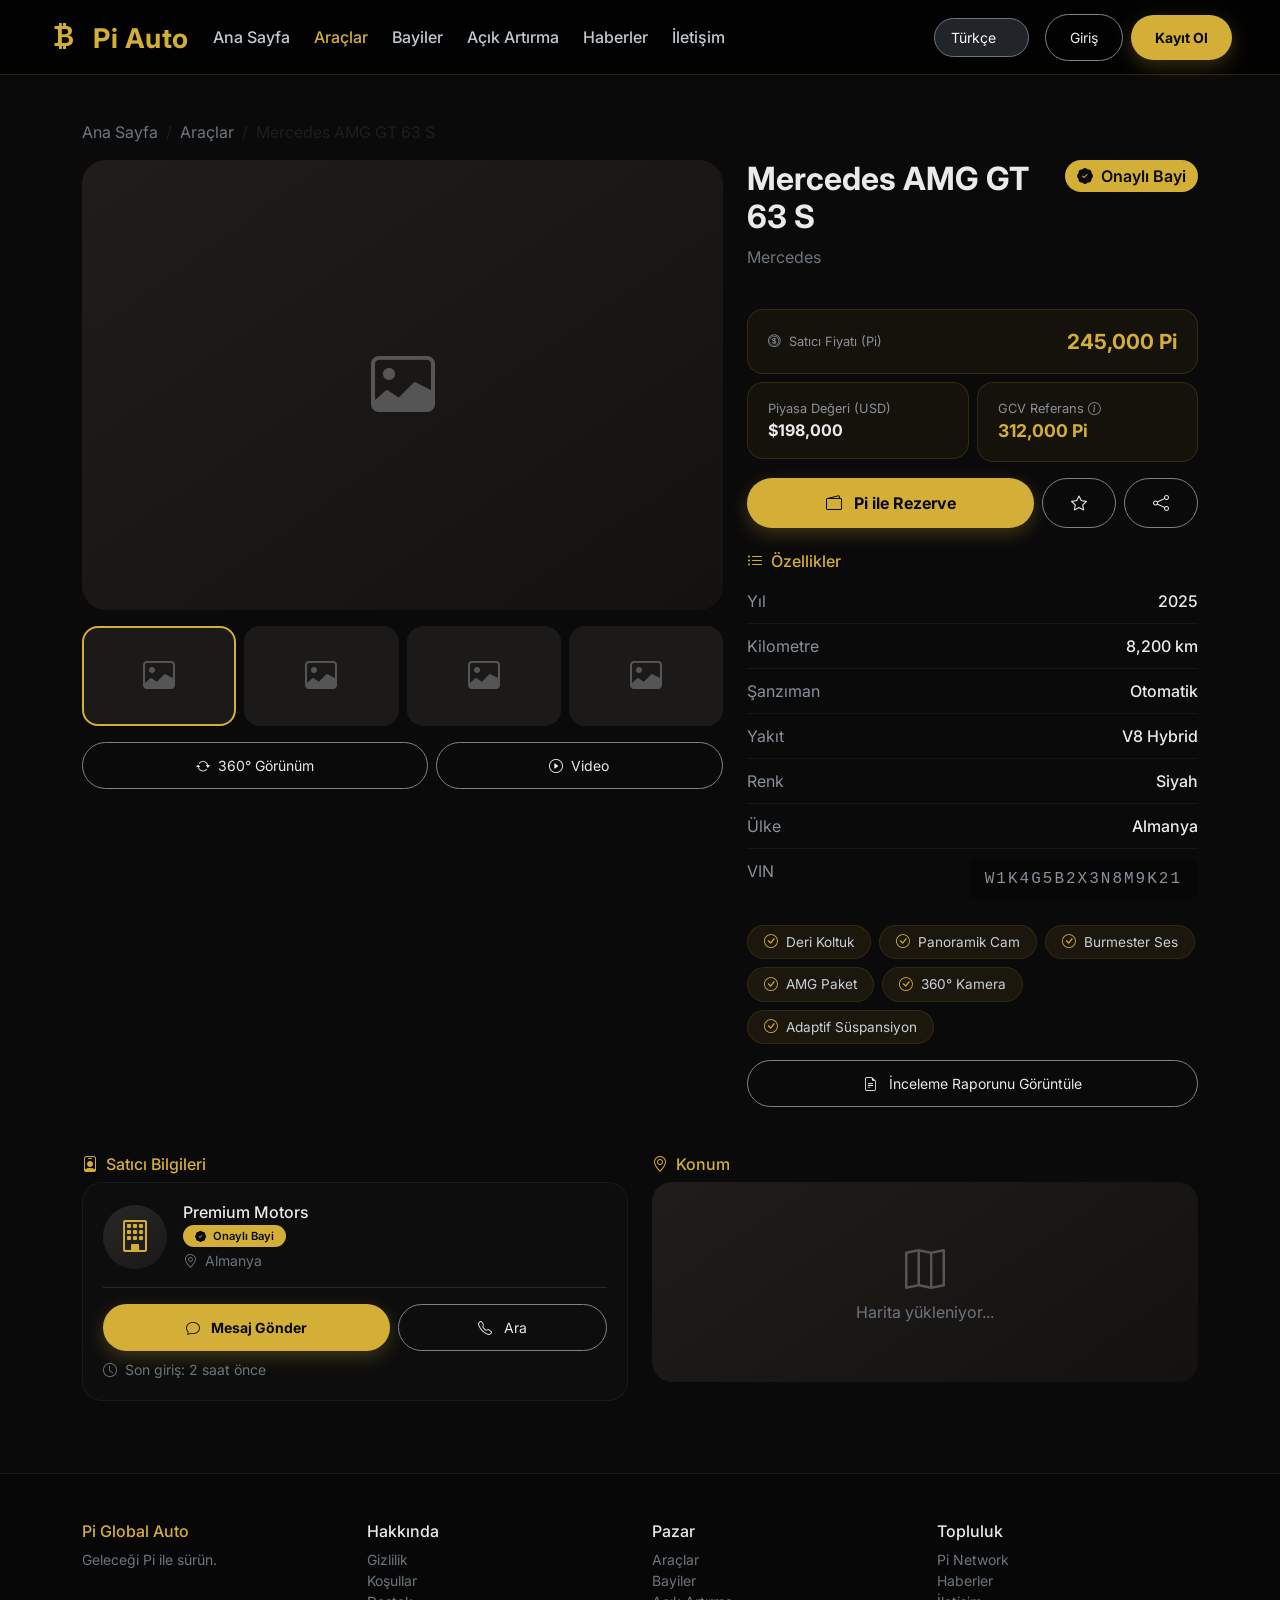
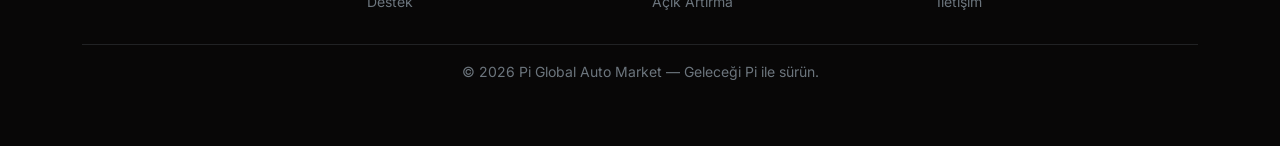
<file: vehicle.html>
<!DOCTYPE html>
<html lang="tr">
<head>
    <meta charset="UTF-8" />
    <meta name="viewport" content="width=device-width, initial-scale=1.0" />
    <title>Pi Global Auto - Araç Detay</title>
    <link href="https://cdn.jsdelivr.net/npm/bootstrap@5.3.0-alpha3/dist/css/bootstrap.min.css" rel="stylesheet" />
    <link rel="stylesheet" href="https://cdn.jsdelivr.net/npm/bootstrap-icons@1.10.5/font/bootstrap-icons.css" />
    <link rel="preconnect" href="https://fonts.googleapis.com" />
    <link rel="preconnect" href="https://fonts.gstatic.com" crossorigin />
    <link href="https://fonts.googleapis.com/css2?family=Inter:opsz,wght@14..32,300;400;600;700;800&display=swap" rel="stylesheet" />
    <link rel="stylesheet" href="css/style.css" />
    <style>
        .gallery-main {
            height: 450px;
            background: linear-gradient(145deg, #1f1c1a, #141210);
            border-radius: 24px;
            display: flex;
            align-items: center;
            justify-content: center;
            overflow: hidden;
            position: relative;
        }
        .gallery-main img {
            width: 100%;
            height: 100%;
            object-fit: cover;
        }
        .gallery-thumbnail {
            height: 100px;
            background: #1c1a18;
            border-radius: 16px;
            border: 2px solid transparent;
            cursor: pointer;
            transition: 0.2s;
            overflow: hidden;
            display: flex;
            align-items: center;
            justify-content: center;
        }
        .gallery-thumbnail:hover,
        .gallery-thumbnail.active {
            border-color: var(--gold);
        }
        .gallery-thumbnail img {
            width: 100%;
            height: 100%;
            object-fit: cover;
        }
        .spec-item {
            display: flex;
            justify-content: space-between;
            padding: 10px 0;
            border-bottom: 1px solid rgba(255,255,255,0.05);
        }
        .spec-item:last-child {
            border-bottom: none;
        }
        .spec-label {
            color: #889099;
            font-weight: 400;
        }
        .spec-value {
            color: #eaeaea;
            font-weight: 500;
        }
        .price-box {
            background: rgba(212, 175, 55, 0.05);
            border: 1px solid rgba(212, 175, 55, 0.15);
            border-radius: 16px;
            padding: 16px 20px;
            transition: 0.2s;
        }
        .price-box:hover {
            background: rgba(212, 175, 55, 0.08);
            border-color: rgba(212, 175, 55, 0.3);
        }
        .price-box .label {
            font-size: 0.8rem;
            color: #889099;
        }
        .price-box .value {
            font-size: 1.3rem;
            font-weight: 700;
            color: var(--gold);
        }
        .price-box .value.usd {
            color: #eaeaea;
            font-size: 1rem;
        }
        .seller-card {
            background: rgba(16, 16, 16, 0.5);
            border-radius: 20px;
            padding: 20px;
            border: 1px solid rgba(255,255,255,0.05);
        }
        .seller-avatar {
            width: 64px;
            height: 64px;
            border-radius: 50%;
            background: linear-gradient(145deg, #2a2826, #1a1816);
            display: flex;
            align-items: center;
            justify-content: center;
            font-size: 2rem;
            color: var(--gold);
        }
        .map-placeholder {
            height: 200px;
            background: linear-gradient(145deg, #1f1c1a, #141210);
            border-radius: 20px;
            display: flex;
            align-items: center;
            justify-content: center;
            color: #555;
        }
        .feature-tag {
            background: rgba(212, 175, 55, 0.08);
            border: 1px solid rgba(212, 175, 55, 0.12);
            border-radius: 40px;
            padding: 6px 16px;
            font-size: 0.85rem;
            color: #c8d0d8;
            display: inline-block;
        }
        .vin-display {
            font-family: monospace;
            background: rgba(0,0,0,0.3);
            padding: 8px 16px;
            border-radius: 8px;
            letter-spacing: 2px;
            color: #889099;
        }
        @media (max-width: 768px) {
            .gallery-main {
                height: 300px;
            }
            .gallery-thumbnail {
                height: 70px;
            }
        }
    </style>
</head>
<body>
    <!-- NAVIGATION -->
    <nav class="navbar navbar-expand-xl navbar-dark fixed-top py-2">
        <div class="container-fluid px-3 px-lg-5">
            <a class="navbar-brand" href="index.html"><i class="bi bi-currency-bitcoin"></i> Pi Auto</a>
            <button class="navbar-toggler border-0" type="button" data-bs-toggle="collapse" data-bs-target="#navMenu">
                <span class="navbar-toggler-icon"></span>
            </button>
            <div class="collapse navbar-collapse" id="navMenu">
                <ul class="navbar-nav me-auto mb-2 mb-lg-0 gap-1 gap-lg-2">
                    <li class="nav-item"><a class="nav-link" href="index.html" data-i18n="nav.home">Ana Sayfa</a></li>
                    <li class="nav-item"><a class="nav-link active" href="vehicles.html" data-i18n="nav.vehicles">Araçlar</a></li>
                    <li class="nav-item"><a class="nav-link" href="dealers.html" data-i18n="nav.dealers">Bayiler</a></li>
                    <li class="nav-item"><a class="nav-link" href="auctions.html" data-i18n="nav.auctions">Açık Artırma</a></li>
                    <li class="nav-item"><a class="nav-link" href="news.html" data-i18n="nav.news">Haberler</a></li>
                    <li class="nav-item"><a class="nav-link" href="contact.html" data-i18n="nav.contact">İletişim</a></li>
                </ul>
                <div class="d-flex align-items-center gap-2 flex-wrap">
                    <div class="lang-selector me-2">
                        <select class="form-select form-select-sm bg-dark text-light border-secondary" id="languageSelect" style="width:auto;">
                            <option value="tr">Türkçe</option>
                            <option value="en">English</option>
                            <option value="de">Deutsch</option>
                            <option value="fr">Français</option>
                            <option value="es">Español</option>
                            <option value="it">Italiano</option>
                            <option value="ar">العربية</option>
                            <option value="ru">Русский</option>
                            <option value="ja">日本語</option>
                            <option value="ko">한국어</option>
                        </select>
                    </div>
                    <a href="login.html" class="btn btn-outline-silver btn-sm px-4" data-i18n="nav.login">Giriş</a>
                    <a href="register.html" class="btn btn-gold btn-sm px-4" data-i18n="nav.register">Kayıt Ol</a>
                </div>
            </div>
        </div>
    </nav>

    <!-- VEHICLE DETAIL -->
    <section class="pt-5 mt-5">
        <div class="container py-4">
            <nav aria-label="breadcrumb">
                <ol class="breadcrumb bg-transparent">
                    <li class="breadcrumb-item"><a href="index.html" class="text-secondary text-decoration-none">Ana Sayfa</a></li>
                    <li class="breadcrumb-item"><a href="vehicles.html" class="text-secondary text-decoration-none">Araçlar</a></li>
                    <li class="breadcrumb-item active gold-text" id="vehicleTitle">Araç Detayı</li>
                </ol>
            </nav>

            <div class="row g-4">
                <!-- Gallery -->
                <div class="col-lg-7">
                    <div class="gallery-main" id="mainGallery">
                        <i class="bi bi-image" style="font-size: 4rem; color: #555;"></i>
                    </div>
                    <div class="row g-2 mt-2" id="thumbnailGallery">
                        <div class="col-3">
                            <div class="gallery-thumbnail active">
                                <i class="bi bi-image" style="font-size: 2rem; color: #555;"></i>
                            </div>
                        </div>
                        <div class="col-3">
                            <div class="gallery-thumbnail">
                                <i class="bi bi-image" style="font-size: 2rem; color: #555;"></i>
                            </div>
                        </div>
                        <div class="col-3">
                            <div class="gallery-thumbnail">
                                <i class="bi bi-image" style="font-size: 2rem; color: #555;"></i>
                            </div>
                        </div>
                        <div class="col-3">
                            <div class="gallery-thumbnail">
                                <i class="bi bi-image" style="font-size: 2rem; color: #555;"></i>
                            </div>
                        </div>
                    </div>
                    <!-- 360 & Video -->
                    <div class="d-flex gap-2 mt-3">
                        <button class="btn btn-outline-silver btn-sm flex-fill" id="view360Btn">
                            <i class="bi bi-arrow-repeat me-1"></i> 360° Görünüm
                        </button>
                        <button class="btn btn-outline-silver btn-sm flex-fill" id="viewVideoBtn">
                            <i class="bi bi-play-circle me-1"></i> Video
                        </button>
                    </div>
                </div>

                <!-- Info -->
                <div class="col-lg-5">
                    <div class="d-flex justify-content-between align-items-start">
                        <div>
                            <h2 class="fw-bold" id="detailModel">Mercedes-AMG GT 63 S</h2>
                            <p class="text-secondary" id="detailBrand">Mercedes-Benz</p>
                        </div>
                        <span class="badge-verified fs-6">
                            <i class="bi bi-patch-check-fill me-1"></i> Onaylı Bayi
                        </span>
                    </div>

                    <!-- Price Boxes -->
                    <div class="row g-2 mt-3">
                        <div class="col-12">
                            <div class="price-box">
                                <div class="d-flex justify-content-between align-items-center">
                                    <span class="label"><i class="bi bi-coin me-1"></i> Satıcı Fiyatı (Pi)</span>
                                    <span class="value" id="detailPrice">245,000 Pi</span>
                                </div>
                            </div>
                        </div>
                        <div class="col-6">
                            <div class="price-box">
                                <div class="label">Piyasa Değeri (USD)</div>
                                <div class="value usd" id="detailUSD">$198,000</div>
                            </div>
                        </div>
                        <div class="col-6">
                            <div class="price-box">
                                <div class="label">GCV Referans <i class="bi bi-info-circle" data-bs-toggle="tooltip" title="Topluluk referans değeri, resmi kur değil"></i></div>
                                <div class="value" id="detailGCV" style="font-size:1.1rem;">312,000 Pi</div>
                            </div>
                        </div>
                    </div>

                    <!-- Action Buttons -->
                    <div class="d-flex gap-2 mt-3">
                        <button class="btn btn-gold flex-fill" id="reserveDetailBtn">
                            <i class="bi bi-wallet2 me-2"></i> Pi ile Rezerve
                        </button>
                        <button class="btn btn-outline-silver" id="favoriteDetailBtn">
                            <i class="bi bi-star"></i>
                        </button>
                        <button class="btn btn-outline-silver" id="shareDetailBtn">
                            <i class="bi bi-share"></i>
                        </button>
                    </div>

                    <!-- Specifications -->
                    <div class="mt-4">
                        <h6 class="gold-text"><i class="bi bi-list-ul me-2"></i>Özellikler</h6>
                        <div class="spec-item">
                            <span class="spec-label">Yıl</span>
                            <span class="spec-value" id="detailYear">2025</span>
                        </div>
                        <div class="spec-item">
                            <span class="spec-label">Kilometre</span>
                            <span class="spec-value" id="detailMileage">8,200 km</span>
                        </div>
                        <div class="spec-item">
                            <span class="spec-label">Şanzıman</span>
                            <span class="spec-value" id="detailTransmission">Otomatik</span>
                        </div>
                        <div class="spec-item">
                            <span class="spec-label">Yakıt</span>
                            <span class="spec-value" id="detailFuel">V8 Hybrid</span>
                        </div>
                        <div class="spec-item">
                            <span class="spec-label">Renk</span>
                            <span class="spec-value" id="detailColor">Siyah</span>
                        </div>
                        <div class="spec-item">
                            <span class="spec-label">Ülke</span>
                            <span class="spec-value" id="detailCountry">Almanya</span>
                        </div>
                        <div class="spec-item">
                            <span class="spec-label">VIN</span>
                            <span class="vin-display" id="detailVIN">W1K4G5B2X3N8M9K2</span>
                        </div>
                    </div>

                    <!-- Features -->
                    <div class="mt-3 d-flex flex-wrap gap-2">
                        <span class="feature-tag"><i class="bi bi-check-circle me-1 gold-text"></i> Deri Koltuk</span>
                        <span class="feature-tag"><i class="bi bi-check-circle me-1 gold-text"></i> Panoramik Cam</span>
                        <span class="feature-tag"><i class="bi bi-check-circle me-1 gold-text"></i> Burmester Ses</span>
                        <span class="feature-tag"><i class="bi bi-check-circle me-1 gold-text"></i> AMG Paket</span>
                        <span class="feature-tag"><i class="bi bi-check-circle me-1 gold-text"></i> 360° Kamera</span>
                        <span class="feature-tag"><i class="bi bi-check-circle me-1 gold-text"></i> Adaptif Süspansiyon</span>
                    </div>

                    <!-- Inspection Report -->
                    <div class="mt-3">
                        <button class="btn btn-outline-silver btn-sm w-100" id="inspectionBtn">
                            <i class="bi bi-file-earmark-text me-2"></i> İnceleme Raporunu Görüntüle
                        </button>
                    </div>
                </div>
            </div>

            <!-- Seller & Map -->
            <div class="row g-4 mt-4">
                <div class="col-md-6">
                    <h6 class="gold-text"><i class="bi bi-person-badge me-2"></i>Satıcı Bilgileri</h6>
                    <div class="seller-card">
                        <div class="d-flex align-items-center gap-3">
                            <div class="seller-avatar"><i class="bi bi-building"></i></div>
                            <div>
                                <h6 class="mb-0" id="sellerName">Premium Motors</h6>
                                <span class="badge-verified"><i class="bi bi-patch-check-fill me-1"></i> Onaylı Bayi</span>
                                <p class="text-secondary small mb-0 mt-1"><i class="bi bi-geo-alt me-1"></i> <span id="sellerLocation">Stuttgart, Almanya</span></p>
                            </div>
                        </div>
                        <hr class="border-secondary opacity-25" />
                        <div class="d-flex gap-2">
                            <button class="btn btn-gold btn-sm flex-fill" id="contactSellerBtn">
                                <i class="bi bi-chat me-2"></i> Mesaj Gönder
                            </button>
                            <button class="btn btn-outline-silver btn-sm flex-fill" id="callSellerBtn">
                                <i class="bi bi-telephone me-2"></i> Ara
                            </button>
                        </div>
                        <div class="mt-2 small text-secondary">
                            <i class="bi bi-clock me-1"></i> Son giriş: 2 saat önce
                        </div>
                    </div>
                </div>
                <div class="col-md-6">
                    <h6 class="gold-text"><i class="bi bi-geo-alt me-2"></i>Konum</h6>
                    <div class="map-placeholder">
                        <div class="text-center">
                            <i class="bi bi-map" style="font-size: 2.5rem; color: #555;"></i>
                            <p class="text-secondary mb-0">Harita yükleniyor...</p>
                        </div>
                    </div>
                </div>
            </div>
        </div>
    </section>

    <!-- FOOTER -->
    <footer class="footer-dark py-5 mt-5">
        <div class="container">
            <div class="row g-4">
                <div class="col-md-3"><h6 class="gold-text">Pi Global Auto</h6><p class="small text-secondary" data-i18n="footer.tagline">Geleceği Pi ile sürün.</p></div>
                <div class="col-md-3"><h6 data-i18n="footer.about">Hakkında</h6><ul class="list-unstyled small"><li><a href="#" class="text-secondary text-decoration-none" data-i18n="footer.privacy">Gizlilik</a></li><li><a href="#" class="text-secondary text-decoration-none" data-i18n="footer.terms">Koşullar</a></li><li><a href="#" class="text-secondary text-decoration-none" data-i18n="footer.support">Destek</a></li></ul></div>
                <div class="col-md-3"><h6 data-i18n="footer.market">Pazar</h6><ul class="list-unstyled small"><li><a href="vehicles.html" class="text-secondary text-decoration-none" data-i18n="footer.vehicles">Araçlar</a></li><li><a href="dealers.html" class="text-secondary text-decoration-none" data-i18n="footer.dealers">Bayiler</a></li><li><a href="auctions.html" class="text-secondary text-decoration-none" data-i18n="footer.auctions">Açık Artırma</a></li></ul></div>
                <div class="col-md-3"><h6 data-i18n="footer.community">Topluluk</h6><ul class="list-unstyled small"><li><a href="#" class="text-secondary text-decoration-none" data-i18n="footer.pinetwork">Pi Network</a></li><li><a href="news.html" class="text-secondary text-decoration-none" data-i18n="footer.news">Haberler</a></li><li><a href="contact.html" class="text-secondary text-decoration-none" data-i18n="footer.contact">İletişim</a></li></ul></div>
            </div>
            <hr class="border-secondary opacity-25" />
            <p class="text-center text-secondary small">© 2026 Pi Global Auto Market — <span data-i18n="footer.tagline">Lüks Araç Pazarı</span></p>
        </div>
    </footer>

    <script src="https://cdn.jsdelivr.net/npm/bootstrap@5.3.0-alpha3/dist/js/bootstrap.bundle.min.js"></script>
    <script src="js/language.js"></script>
    <script src="js/wallet.js"></script>
    <script src="js/app.js"></script>
    <script>
        document.addEventListener('DOMContentLoaded', function() {
            // URL'den ID al
            const params = new URLSearchParams(window.location.search);
            const vehicleId = parseInt(params.get('id')) || 1;
            
            // Araç verisini bul
            const vehicle = VEHICLES.find(v => v.id === vehicleId);
            if (!vehicle) {
                window.location.href = 'vehicles.html';
                return;
            }

            // Sayfayı doldur
            document.getElementById('vehicleTitle').textContent = `${vehicle.brand} ${vehicle.model}`;
            document.getElementById('detailModel').textContent = `${vehicle.brand} ${vehicle.model}`;
            document.getElementById('detailBrand').textContent = vehicle.brand;
            document.getElementById('detailPrice').textContent = `${vehicle.price.toLocaleString()} Pi`;
            document.getElementById('detailUSD').textContent = `$${vehicle.priceUSD.toLocaleString()}`;
            document.getElementById('detailGCV').textContent = `${vehicle.gcv.toLocaleString()} Pi`;
            document.getElementById('detailYear').textContent = vehicle.year;
            document.getElementById('detailMileage').textContent = `${vehicle.mileage.toLocaleString()} km`;
            document.getElementById('detailTransmission').textContent = vehicle.transmission;
            document.getElementById('detailFuel').textContent = vehicle.fuel;
            document.getElementById('detailColor').textContent = vehicle.color;
            document.getElementById('detailCountry').textContent = vehicle.country;
            document.getElementById('detailVIN').textContent = `W1K4G5B2X3N8M9K2${vehicle.id}`;
            document.getElementById('sellerName').textContent = vehicle.seller;
            document.getElementById('sellerLocation').textContent = `${vehicle.country}`;

            // Favori durumu
            const favorites = JSON.parse(localStorage.getItem('piAutoFavorites') || '[]');
            const favBtn = document.getElementById('favoriteDetailBtn');
            if (favorites.includes(vehicle.id)) {
                favBtn.innerHTML = '<i class="bi bi-star-fill gold-text"></i>';
            }

            // Eventler
            favBtn.addEventListener('click', function() {
                window.toggleFavorite(vehicle.id);
                const updated = JSON.parse(localStorage.getItem('piAutoFavorites') || '[]');
                if (updated.includes(vehicle.id)) {
                    this.innerHTML = '<i class="bi bi-star-fill gold-text"></i>';
                } else {
                    this.innerHTML = '<i class="bi bi-star"></i>';
                }
            });

            document.getElementById('reserveDetailBtn').addEventListener('click', function() {
                if (typeof window.showReserveModal === 'function') {
                    window.showReserveModal(vehicle);
                }
            });

            document.getElementById('shareDetailBtn').addEventListener('click', function() {
                if (navigator.share) {
                    navigator.share({
                        title: `${vehicle.brand} ${vehicle.model}`,
                        text: `${vehicle.brand} ${vehicle.model} - ${vehicle.price.toLocaleString()} Pi`,
                        url: window.location.href
                    });
                } else {
                    navigator.clipboard.writeText(window.location.href);
                    window.showToast('Link kopyalandı!', 'success');
                }
            });

            document.getElementById('contactSellerBtn').addEventListener('click', function() {
                window.showToast('Satıcıya mesaj gönderiliyor...', 'info');
            });

            document.getElementById('inspectionBtn').addEventListener('click', function() {
                window.showToast('İnceleme raporu hazırlanıyor...', 'info');
            });

            // 360 butonu
            document.getElementById('view360Btn').addEventListener('click', function() {
                window.showToast('360° görünüm başlatılıyor...', 'info');
            });

            document.getElementById('viewVideoBtn').addEventListener('click', function() {
                window.showToast('Video yükleniyor...', 'info');
            });

            // Thumbnail galeri
            document.querySelectorAll('.gallery-thumbnail').forEach((thumb, index) => {
                thumb.addEventListener('click', function() {
                    document.querySelectorAll('.gallery-thumbnail').forEach(t => t.classList.remove('active'));
                    this.classList.add('active');
                    // Ana galeriyi güncelle
                    const main = document.getElementById('mainGallery');
                    main.innerHTML = `<i class="bi bi-image" style="font-size: 4rem; color: #555;"></i><span class="ms-2 text-secondary">Görsel ${index + 1}</span>`;
                });
            });

            // Tooltip
            const tooltipTriggerList = [].slice.call(document.querySelectorAll('[data-bs-toggle="tooltip"]'));
            tooltipTriggerList.map(function (tooltipTriggerEl) {
                return new bootstrap.Tooltip(tooltipTriggerEl);
            });
        });
    </script>
</body>
</html>
</file>
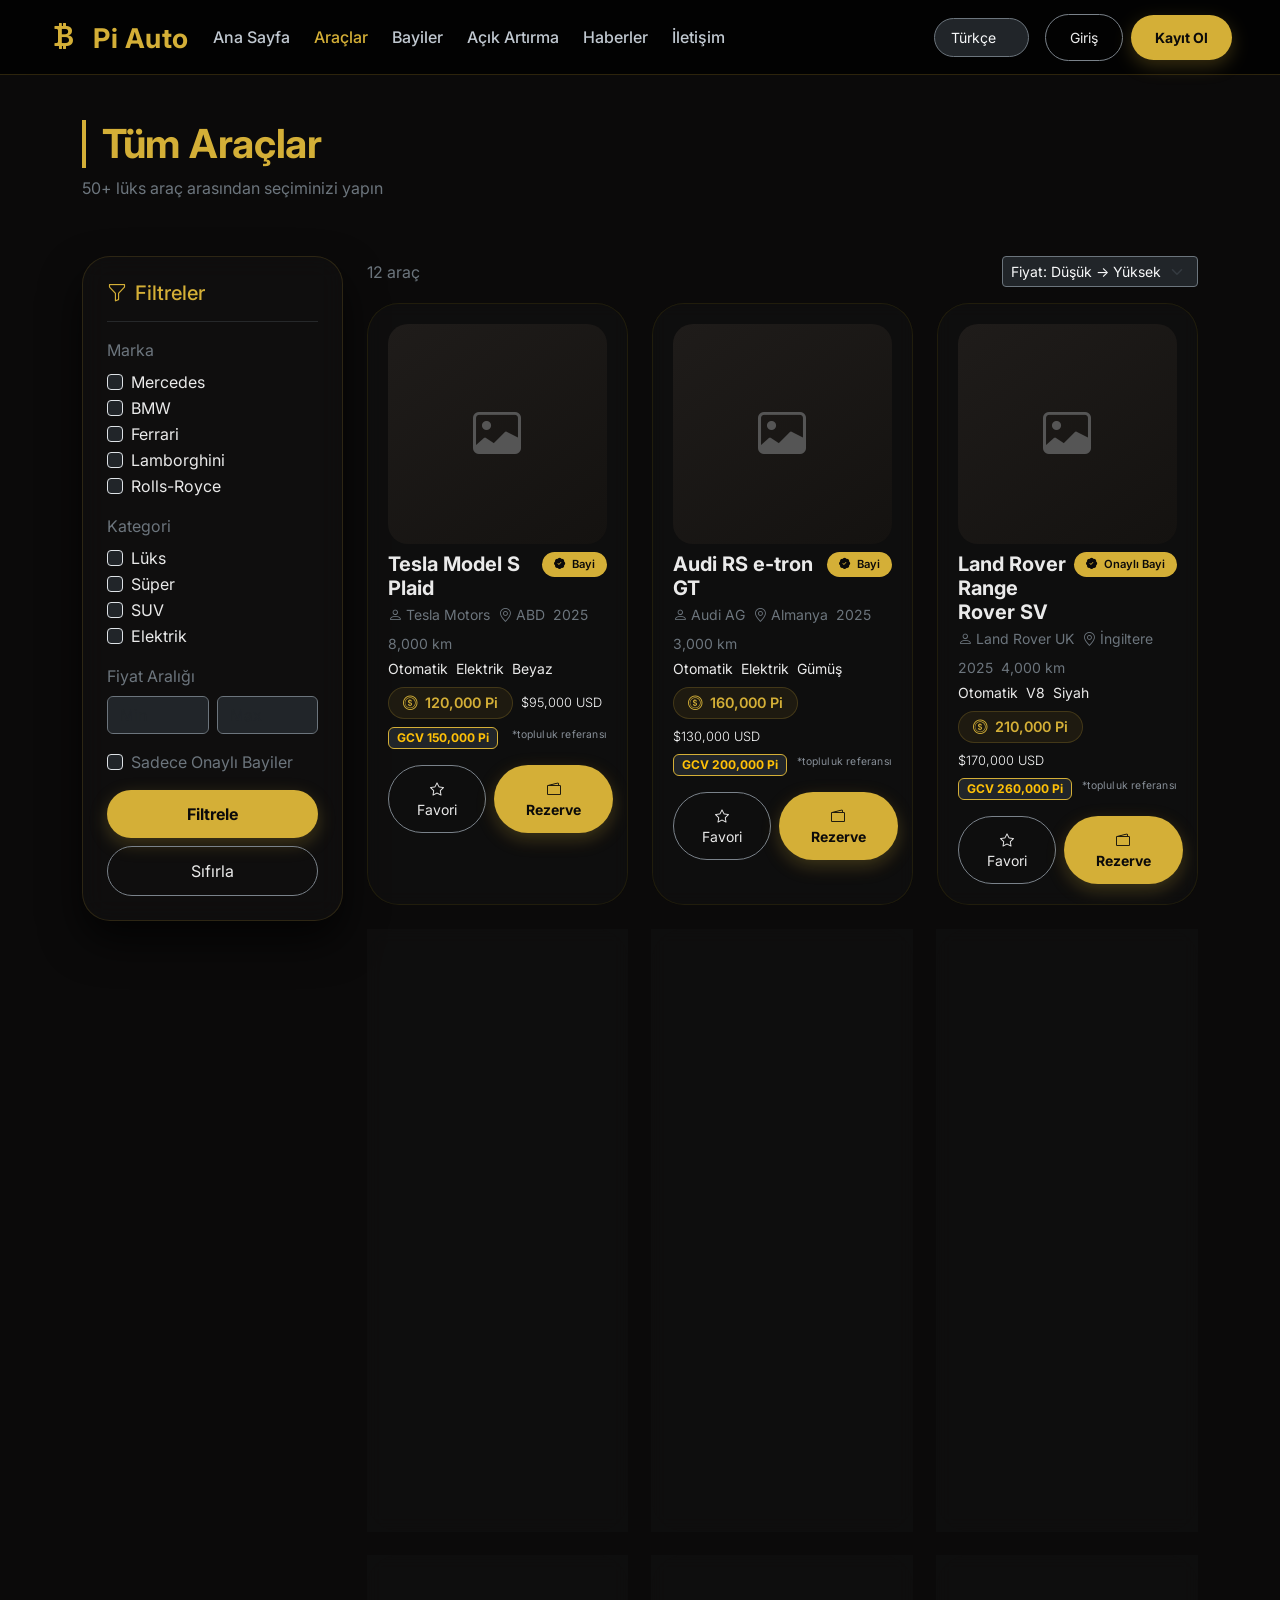
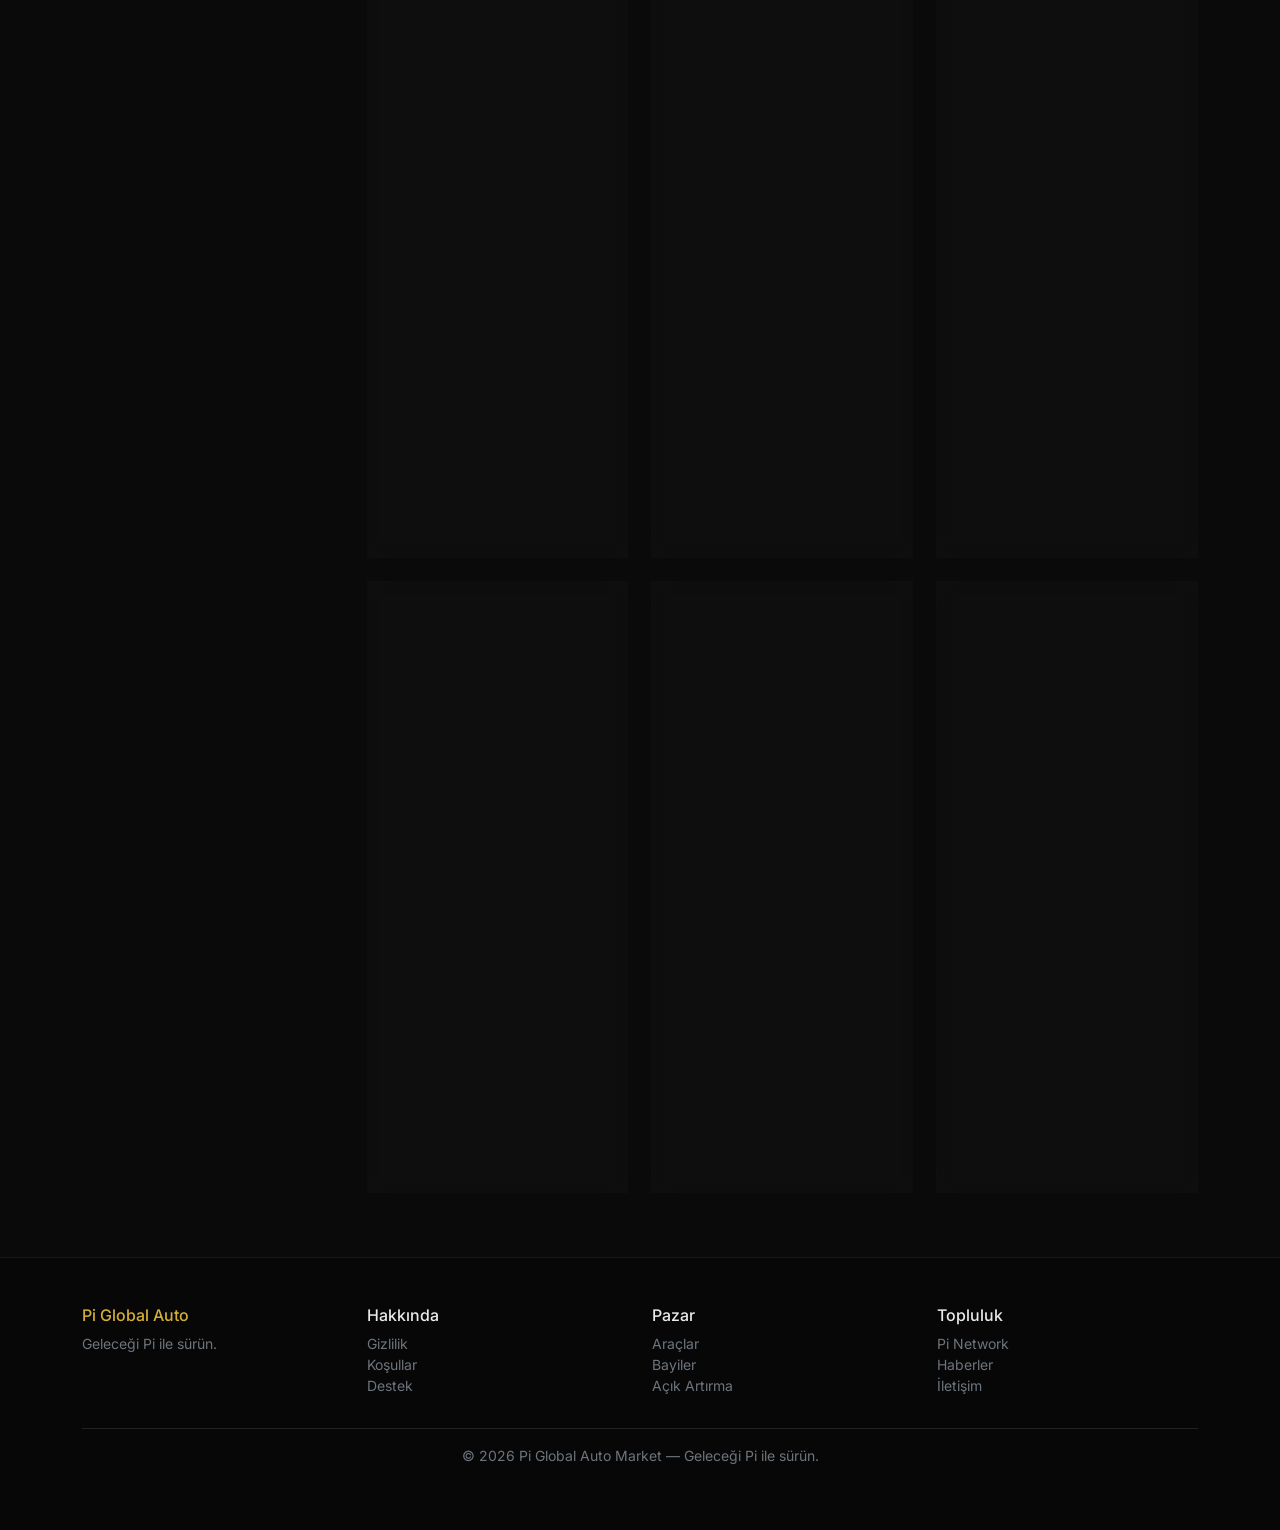
<file: vehicles.html>
<!DOCTYPE html>
<html lang="tr">
<head>
    <meta charset="UTF-8" />
    <meta name="viewport" content="width=device-width, initial-scale=1.0" />
    <title>Pi Global Auto - Araçlar</title>
    <link href="https://cdn.jsdelivr.net/npm/bootstrap@5.3.0-alpha3/dist/css/bootstrap.min.css" rel="stylesheet" />
    <link rel="stylesheet" href="https://cdn.jsdelivr.net/npm/bootstrap-icons@1.10.5/font/bootstrap-icons.css" />
    <link rel="preconnect" href="https://fonts.googleapis.com" />
    <link rel="preconnect" href="https://fonts.gstatic.com" crossorigin />
    <link href="https://fonts.googleapis.com/css2?family=Inter:opsz,wght@14..32,300;400;600;700;800&display=swap" rel="stylesheet" />
    <link rel="stylesheet" href="css/style.css" />
</head>
<body>
    <!-- NAVIGATION (kopyala) -->
    <nav class="navbar navbar-expand-xl navbar-dark fixed-top py-2">
        <div class="container-fluid px-3 px-lg-5">
            <a class="navbar-brand" href="index.html"><i class="bi bi-currency-bitcoin"></i> Pi Auto</a>
            <button class="navbar-toggler border-0" type="button" data-bs-toggle="collapse" data-bs-target="#navMenu">
                <span class="navbar-toggler-icon"></span>
            </button>
            <div class="collapse navbar-collapse" id="navMenu">
                <ul class="navbar-nav me-auto mb-2 mb-lg-0 gap-1 gap-lg-2">
                    <li class="nav-item"><a class="nav-link" href="index.html" data-i18n="nav.home">Ana Sayfa</a></li>
                    <li class="nav-item"><a class="nav-link active" href="vehicles.html" data-i18n="nav.vehicles">Araçlar</a></li>
                    <li class="nav-item"><a class="nav-link" href="dealers.html" data-i18n="nav.dealers">Bayiler</a></li>
                    <li class="nav-item"><a class="nav-link" href="auctions.html" data-i18n="nav.auctions">Açık Artırma</a></li>
                    <li class="nav-item"><a class="nav-link" href="news.html" data-i18n="nav.news">Haberler</a></li>
                    <li class="nav-item"><a class="nav-link" href="contact.html" data-i18n="nav.contact">İletişim</a></li>
                </ul>
                <div class="d-flex align-items-center gap-2 flex-wrap">
                    <div class="lang-selector me-2">
                        <select class="form-select form-select-sm bg-dark text-light border-secondary" id="languageSelect" style="width:auto;">
                            <option value="tr">Türkçe</option>
                            <option value="en">English</option>
                            <option value="de">Deutsch</option>
                            <option value="fr">Français</option>
                            <option value="es">Español</option>
                            <option value="it">Italiano</option>
                            <option value="ar">العربية</option>
                            <option value="ru">Русский</option>
                            <option value="ja">日本語</option>
                            <option value="ko">한국어</option>
                        </select>
                    </div>
                    <a href="login.html" class="btn btn-outline-silver btn-sm px-4" data-i18n="nav.login">Giriş</a>
                    <a href="register.html" class="btn btn-gold btn-sm px-4" data-i18n="nav.register">Kayıt Ol</a>
                </div>
            </div>
        </div>
    </nav>

    <!-- PAGE HEADER -->
    <section class="pt-5 mt-5">
        <div class="container py-4">
            <h1 class="section-title gold-text" data-i18n="vehicles.title">Tüm Araçlar</h1>
            <p class="text-secondary" data-i18n="vehicles.subtitle">50+ lüks araç arasından seçiminizi yapın</p>
        </div>
    </section>

    <!-- FILTERS & RESULTS -->
    <section class="container py-3">
        <div class="row g-4">
            <!-- Filters Sidebar -->
            <div class="col-lg-3">
                <div class="glass p-4">
                    <h5 class="gold-text"><i class="bi bi-funnel me-2"></i>Filtreler</h5>
                    <hr class="border-secondary" />
                    
                    <div class="mb-3">
                        <label class="form-label text-secondary">Marka</label>
                        <div id="brandFilters">
                            <div class="form-check"><input class="form-check-input bg-dark" type="checkbox" value="Mercedes" /> Mercedes</div>
                            <div class="form-check"><input class="form-check-input bg-dark" type="checkbox" value="BMW" /> BMW</div>
                            <div class="form-check"><input class="form-check-input bg-dark" type="checkbox" value="Ferrari" /> Ferrari</div>
                            <div class="form-check"><input class="form-check-input bg-dark" type="checkbox" value="Lamborghini" /> Lamborghini</div>
                            <div class="form-check"><input class="form-check-input bg-dark" type="checkbox" value="Rolls-Royce" /> Rolls-Royce</div>
                        </div>
                    </div>

                    <div class="mb-3">
                        <label class="form-label text-secondary">Kategori</label>
                        <div id="categoryFilters">
                            <div class="form-check"><input class="form-check-input bg-dark" type="checkbox" value="Luxury Cars" /> Lüks</div>
                            <div class="form-check"><input class="form-check-input bg-dark" type="checkbox" value="Supercars" /> Süper</div>
                            <div class="form-check"><input class="form-check-input bg-dark" type="checkbox" value="SUV" /> SUV</div>
                            <div class="form-check"><input class="form-check-input bg-dark" type="checkbox" value="Electric" /> Elektrik</div>
                        </div>
                    </div>

                    <div class="mb-3">
                        <label class="form-label text-secondary">Fiyat Aralığı</label>
                        <div class="d-flex gap-2">
                            <input type="number" class="form-control bg-dark text-light border-secondary" placeholder="Min" id="priceMin" />
                            <input type="number" class="form-control bg-dark text-light border-secondary" placeholder="Max" id="priceMax" />
                        </div>
                    </div>

                    <div class="form-check mb-3">
                        <input class="form-check-input bg-dark" type="checkbox" id="verifiedFilter" />
                        <label class="form-check-label text-secondary">Sadece Onaylı Bayiler</label>
                    </div>

                    <button class="btn btn-gold w-100" id="applyFiltersBtn">Filtrele</button>
                    <button class="btn btn-outline-silver w-100 mt-2" id="resetFiltersBtn">Sıfırla</button>
                </div>
            </div>

            <!-- Results -->
            <div class="col-lg-9">
                <div class="d-flex justify-content-between align-items-center mb-3">
                    <span id="resultCount" class="text-secondary">0 araç</span>
                    <select class="form-select form-select-sm bg-dark text-light border-secondary" style="width:auto;" id="sortSelect">
                        <option value="price_asc">Fiyat: Düşük → Yüksek</option>
                        <option value="price_desc">Fiyat: Yüksek → Düşük</option>
                        <option value="year_desc">Yıl: Yeni → Eski</option>
                        <option value="year_asc">Yıl: Eski → Yeni</option>
                    </select>
                </div>
                <div class="row g-4" id="vehiclesContainer">
                    <!-- JavaScript ile yüklenecek -->
                </div>
            </div>
        </div>
    </section>

    <!-- FOOTER -->
    <footer class="footer-dark py-5 mt-5">
        <div class="container">
            <div class="row g-4">
                <div class="col-md-3"><h6 class="gold-text">Pi Global Auto</h6><p class="small text-secondary" data-i18n="footer.tagline">Geleceği Pi ile sürün.</p></div>
                <div class="col-md-3"><h6 data-i18n="footer.about">Hakkında</h6><ul class="list-unstyled small"><li><a href="#" class="text-secondary text-decoration-none" data-i18n="footer.privacy">Gizlilik</a></li><li><a href="#" class="text-secondary text-decoration-none" data-i18n="footer.terms">Koşullar</a></li><li><a href="#" class="text-secondary text-decoration-none" data-i18n="footer.support">Destek</a></li></ul></div>
                <div class="col-md-3"><h6 data-i18n="footer.market">Pazar</h6><ul class="list-unstyled small"><li><a href="vehicles.html" class="text-secondary text-decoration-none" data-i18n="footer.vehicles">Araçlar</a></li><li><a href="dealers.html" class="text-secondary text-decoration-none" data-i18n="footer.dealers">Bayiler</a></li><li><a href="auctions.html" class="text-secondary text-decoration-none" data-i18n="footer.auctions">Açık Artırma</a></li></ul></div>
                <div class="col-md-3"><h6 data-i18n="footer.community">Topluluk</h6><ul class="list-unstyled small"><li><a href="#" class="text-secondary text-decoration-none" data-i18n="footer.pinetwork">Pi Network</a></li><li><a href="news.html" class="text-secondary text-decoration-none" data-i18n="footer.news">Haberler</a></li><li><a href="contact.html" class="text-secondary text-decoration-none" data-i18n="footer.contact">İletişim</a></li></ul></div>
            </div>
            <hr class="border-secondary opacity-25" />
            <p class="text-center text-secondary small">© 2026 Pi Global Auto Market — <span data-i18n="footer.tagline">Lüks Araç Pazarı</span></p>
        </div>
    </footer>

    <script src="https://cdn.jsdelivr.net/npm/bootstrap@5.3.0-alpha3/dist/js/bootstrap.bundle.min.js"></script>
    <script src="js/language.js"></script>
    <script src="js/wallet.js"></script>
    <script src="js/search.js"></script>
    <script src="js/filter.js"></script>
    <script src="js/app.js"></script>
    <script>
        // Vehicles sayfası özel başlatma
        document.addEventListener('DOMContentLoaded', function() {
            // Tüm araçları göster
            const container = document.getElementById('vehiclesContainer');
            if (container && typeof VEHICLES !== 'undefined') {
                // Filtreleri uygula
                const filters = FilterSystem.getFilters();
                let results = FilterSystem.filterVehicles(VEHICLES);
                
                // Sıralama
                const sortSelect = document.getElementById('sortSelect');
                if (sortSelect) {
                    results = SearchEngine.sortResults(results, sortSelect.value);
                    sortSelect.addEventListener('change', function() {
                        const sorted = SearchEngine.sortResults(results, this.value);
                        renderVehicles(sorted);
                    });
                }
                
                renderVehicles(results);
                
                // Filtre butonları
                document.getElementById('applyFiltersBtn')?.addEventListener('click', function() {
                    applyFilters();
                });
                
                document.getElementById('resetFiltersBtn')?.addEventListener('click', function() {
                    FilterSystem.resetFilters();
                    document.querySelectorAll('#brandFilters input, #categoryFilters input').forEach(cb => cb.checked = false);
                    document.getElementById('priceMin').value = '';
                    document.getElementById('priceMax').value = '';
                    document.getElementById('verifiedFilter').checked = false;
                    applyFilters();
                });
            }
        });
        
        function applyFilters() {
            // Checkbox'ları topla
            const brands = [...document.querySelectorAll('#brandFilters input:checked')].map(cb => cb.value);
            const categories = [...document.querySelectorAll('#categoryFilters input:checked')].map(cb => cb.value);
            const minPrice = parseInt(document.getElementById('priceMin').value) || 0;
            const maxPrice = parseInt(document.getElementById('priceMax').value) || Infinity;
            const verified = document.getElementById('verifiedFilter').checked;
            
            // Filtreleri uygula
            FilterSystem.setFilter('brands', brands);
            FilterSystem.setFilter('categories', categories);
            FilterSystem.setFilter('priceRange', { min: minPrice, max: maxPrice });
            FilterSystem.setFilter('verified', verified);
            
            const results = FilterSystem.filterVehicles(VEHICLES);
            const sortSelect = document.getElementById('sortSelect');
            const sorted = SearchEngine.sortResults(results, sortSelect.value);
            renderVehicles(sorted);
        }
        
        function renderVehicles(vehicles) {
            const container = document.getElementById('vehiclesContainer');
            const count = document.getElementById('resultCount');
            
            if (!container) return;
            
            if (vehicles.length === 0) {
                container.innerHTML = `
                    <div class="col-12 text-center py-5">
                        <i class="bi bi-search" style="font-size: 3rem; color: #555;"></i>
                        <h5 class="text-secondary mt-3">Araç bulunamadı</h5>
                        <p class="text-secondary">Filtrelerinizi değiştirip tekrar deneyin.</p>
                    </div>
                `;
                if (count) count.textContent = '0 araç';
                return;
            }
            
            container.innerHTML = vehicles.map(v => `
                <div class="col-md-6 col-lg-4">
                    <div class="vehicle-card">
                        <div class="vehicle-img">
                            <i class="bi bi-image"></i>
                        </div>
                        <div class="mt-2 d-flex justify-content-between align-items-start">
                            <h5 class="fw-bold mb-0">${v.brand} ${v.model}</h5>
                            <span class="badge-verified">
                                <i class="bi bi-patch-check-fill me-1"></i>
                                ${v.verified ? 'Onaylı Bayi' : 'Bayi'}
                            </span>
                        </div>
                        <div class="d-flex flex-wrap gap-2 mt-1 small text-secondary">
                            <span><i class="bi bi-person"></i> ${v.seller}</span>
                            <span><i class="bi bi-geo-alt"></i> ${v.country}</span>
                            <span>${v.year}</span>
                            <span>${v.mileage.toLocaleString()} km</span>
                        </div>
                        <div class="d-flex flex-wrap gap-2 mt-1 small">
                            <span>${v.transmission}</span>
                            <span>${v.fuel}</span>
                            <span>${v.color}</span>
                        </div>
                        <div class="mt-2 d-flex flex-wrap align-items-center gap-2">
                            <span class="price-tag">
                                <i class="bi bi-coin me-1"></i> ${v.price.toLocaleString()} Pi
                            </span>
                            <span class="text-light fw-light" style="font-size:0.8rem;">
                                $${v.priceUSD.toLocaleString()} USD
                            </span>
                        </div>
                        <div class="d-flex justify-content-between mt-2">
                            <span class="badge bg-dark text-warning border-gold border">
                                GCV ${v.gcv.toLocaleString()} Pi
                            </span>
                            <span class="price-disclaimer">*topluluk referansı</span>
                        </div>
                        <div class="d-flex gap-2 mt-3">
                            <button class="btn btn-outline-silver btn-sm flex-fill favorite-btn" data-id="${v.id}">
                                <i class="bi bi-star"></i> Favori
                            </button>
                            <button class="btn btn-gold btn-sm flex-fill reserve-btn" data-id="${v.id}">
                                <i class="bi bi-wallet2"></i> Rezerve
                            </button>
                        </div>
                    </div>
                </div>
            `).join('');
            
            if (count) count.textContent = `${vehicles.length} araç`;
            
            // Favori ve rezerve eventleri
            document.querySelectorAll('.favorite-btn').forEach(btn => {
                btn.addEventListener('click', function() {
                    const id = parseInt(this.dataset.id);
                    window.toggleFavorite(id);
                });
            });
            
            document.querySelectorAll('.reserve-btn').forEach(btn => {
                btn.addEventListener('click', function() {
                    const id = parseInt(this.dataset.id);
                    const vehicle = VEHICLES.find(v => v.id === id);
                    if (vehicle && typeof window.showReserveModal === 'function') {
                        window.showReserveModal(vehicle);
                    }
                });
            });
            
            // Favori durumunu güncelle
            if (typeof window.updateFavoriteButtons === 'function') {
                window.updateFavoriteButtons();
            }
        }
    </script>
</body>
</html>
</file>
<file: css/style.css>
/* ========================================
   Pi Global Auto Market - Premium Dark Theme
   ======================================== */

/* ----- Reset & Base ----- */
* {
    margin: 0;
    padding: 0;
    box-sizing: border-box;
}

:root {
    --gold: #d4af37;
    --gold-light: #eac55a;
    --silver: #b0b8c0;
    --dark-bg: #0b0a0a;
    --card-bg: rgba(16, 16, 16, 0.7);
    --glass-bg: rgba(20, 20, 20, 0.45);
    --border-gold: rgba(212, 175, 55, 0.15);
}

body {
    font-family: 'Inter', sans-serif;
    background: var(--dark-bg);
    color: #eaeaea;
    overflow-x: hidden;
    min-height: 100vh;
}

/* ----- Scrollbar ----- */
::-webkit-scrollbar { width: 6px; }
::-webkit-scrollbar-track { background: var(--dark-bg); }
::-webkit-scrollbar-thumb { background: var(--gold); border-radius: 10px; }

/* ----- Glassmorphism ----- */
.glass {
    background: var(--glass-bg);
    backdrop-filter: blur(12px) saturate(180%);
    -webkit-backdrop-filter: blur(12px);
    border: 1px solid var(--border-gold);
    border-radius: 28px;
    box-shadow: 0 20px 40px rgba(0, 0, 0, 0.7);
}

/* ----- Colors ----- */
.gold-text { color: var(--gold); }
.silver-text { color: var(--silver); }
.bg-gold { background: var(--gold); }
.border-gold { border-color: var(--gold) !important; }

/* ----- Buttons ----- */
.btn-gold {
    background: var(--gold);
    border: none;
    color: #0b0a0a;
    font-weight: 700;
    padding: 12px 32px;
    border-radius: 60px;
    transition: 0.25s;
    box-shadow: 0 6px 18px rgba(212, 175, 55, 0.25);
}
.btn-gold:hover {
    background: var(--gold-light);
    color: #0b0a0a;
    transform: translateY(-3px);
    box-shadow: 0 14px 30px rgba(212, 175, 55, 0.35);
}

.btn-outline-silver {
    border: 1px solid #7a828a;
    color: #eaeaea;
    border-radius: 60px;
    padding: 12px 28px;
    transition: 0.2s;
    background: transparent;
}
.btn-outline-silver:hover {
    background: rgba(212, 175, 55, 0.10);
    border-color: var(--gold);
    color: var(--gold);
}

/* ----- Navigation ----- */
.navbar {
    background: rgba(0, 0, 0, 0.75);
    backdrop-filter: blur(14px);
    border-bottom: 1px solid rgba(212, 175, 55, 0.2);
}
.navbar-brand {
    font-weight: 700;
    letter-spacing: 0.5px;
    font-size: 1.7rem;
    color: var(--gold) !important;
}
.navbar-brand i {
    font-size: 2rem;
    margin-right: 6px;
    color: var(--gold);
}
.nav-link {
    color: #c0c8d0 !important;
    font-weight: 500;
    transition: 0.2s;
}
.nav-link:hover {
    color: var(--gold) !important;
    text-shadow: 0 0 8px rgba(212, 175, 55, 0.3);
}
.nav-link.active {
    color: var(--gold) !important;
}

/* ----- Language Selector ----- */
.lang-selector select {
    background: rgba(20, 20, 20, 0.7);
    backdrop-filter: blur(4px);
    border: 1px solid #3a3a3a;
    color: #eaeaea;
    border-radius: 40px;
    padding: 8px 20px 8px 16px;
    cursor: pointer;
}
.lang-selector select:focus {
    border-color: var(--gold);
    outline: none;
    box-shadow: 0 0 0 2px rgba(212, 175, 55, 0.2);
}

/* ----- Hero Section ----- */
.hero {
    min-height: 94vh;
    background: linear-gradient(145deg, #0a0808 0%, #1a1410 100%);
    background-image: url('../images/hero-bg.svg');
    background-size: cover;
    background-position: center;
    display: flex;
    align-items: center;
    position: relative;
}
.hero::after {
    content: '';
    position: absolute;
    inset: 0;
    background: radial-gradient(circle at 20% 40%, rgba(212, 175, 55, 0.08) 0%, transparent 70%);
    pointer-events: none;
}
.hero-content {
    position: relative;
    z-index: 3;
    padding: 1.5rem 0 4rem;
}
.hero h1 {
    font-size: clamp(2.6rem, 10vw, 5.2rem);
    font-weight: 800;
    letter-spacing: -1px;
    line-height: 1.1;
}
.hero h1 span { color: var(--gold); }
.hero-sub {
    font-size: 1.2rem;
    font-weight: 300;
    letter-spacing: 0.6px;
    color: var(--silver);
    max-width: 640px;
}

/* ----- Search Card ----- */
.search-card {
    background: rgba(10, 10, 10, 0.7);
    backdrop-filter: blur(18px);
    border: 1px solid rgba(212, 175, 55, 0.2);
    border-radius: 60px;
    padding: 6px 6px 6px 24px;
    max-width: 800px;
}
.search-card select,
.search-card input {
    background: transparent;
    border: none;
    color: #eaeaea;
    font-weight: 400;
    padding: 12px 8px;
    border-radius: 40px;
}
.search-card select option {
    background: #1a1a1a;
    color: #eee;
}
.search-card .btn-gold {
    border-radius: 60px;
    padding: 10px 36px;
}

/* ----- Categories ----- */
.category-pill {
    background: rgba(255, 255, 255, 0.03);
    backdrop-filter: blur(6px);
    border: 1px solid rgba(212, 175, 55, 0.12);
    border-radius: 100px;
    padding: 8px 20px;
    font-weight: 500;
    font-size: 0.9rem;
    color: #c8d0d8;
    transition: 0.15s;
    display: inline-block;
    cursor: pointer;
}
.category-pill:hover {
    background: rgba(212, 175, 55, 0.10);
    border-color: var(--gold);
    color: var(--gold);
}

/* ----- Brand Badges ----- */
.brand-badge {
    background: rgba(255, 255, 255, 0.04);
    border: 1px solid rgba(255, 255, 255, 0.06);
    border-radius: 40px;
    padding: 4px 16px;
    font-size: 0.75rem;
    font-weight: 500;
    color: #b0b8c0;
    transition: 0.2s;
    cursor: pointer;
    letter-spacing: 0.3px;
}
.brand-badge:hover {
    border-color: var(--gold);
    color: var(--gold);
    background: rgba(212, 175, 55, 0.08);
}

/* ----- Vehicle Cards ----- */
.vehicle-card {
    background: var(--card-bg);
    backdrop-filter: blur(8px);
    border: 1px solid rgba(255, 215, 0, 0.08);
    border-radius: 32px;
    transition: 0.25s;
    overflow: hidden;
    height: 100%;
    padding: 1.25rem;
}
.vehicle-card:hover {
    transform: translateY(-6px);
    border-color: rgba(212, 175, 55, 0.3);
    box-shadow: 0 20px 40px -6px rgba(0, 0, 0, 0.8);
}
.vehicle-img {
    height: 200px;
    background: linear-gradient(145deg, #1f1c1a, #141210);
    border-radius: 20px;
    display: flex;
    align-items: center;
    justify-content: center;
    color: #555;
    font-size: 3rem;
    overflow: hidden;
}
.vehicle-img img {
    width: 100%;
    height: 100%;
    object-fit: cover;
}
.badge-verified {
    background: var(--gold);
    color: #0b0a0a;
    font-weight: 600;
    font-size: 0.7rem;
    padding: 4px 12px;
    border-radius: 60px;
    white-space: nowrap;
}

.price-tag {
    background: rgba(212, 175, 55, 0.08);
    border-radius: 40px;
    padding: 4px 14px;
    font-weight: 600;
    font-size: 0.9rem;
    border: 1px solid rgba(212, 175, 55, 0.2);
    color: var(--gold);
}
.price-disclaimer {
    font-size: 0.65rem;
    color: #889099;
    letter-spacing: 0.2px;
}

/* ----- Section Title ----- */
.section-title {
    font-weight: 700;
    letter-spacing: -0.3px;
    border-left: 4px solid var(--gold);
    padding-left: 16px;
}

/* ----- Gallery Thumbs ----- */
.gallery-thumb {
    background: #1c1a18;
    border-radius: 24px;
    height: 120px;
    display: flex;
    align-items: center;
    justify-content: center;
    border: 1px solid #2a2826;
    cursor: pointer;
    transition: 0.2s;
}
.gallery-thumb:hover {
    border-color: var(--gold);
}

/* ----- Footer ----- */
.footer-dark {
    background: #080707;
    border-top: 1px solid rgba(212, 175, 55, 0.1);
}
.footer-dark a {
    transition: 0.2s;
}
.footer-dark a:hover {
    color: var(--gold) !important;
}

/* ----- Responsive ----- */
@media (max-width: 576px) {
    .search-card {
        border-radius: 30px;
        padding: 12px;
    }
    .hero h1 {
        font-size: 2.4rem;
    }
    .vehicle-card {
        padding: 1rem;
    }
    .vehicle-img {
        height: 160px;
    }
}

@media (min-width: 768px) {
    .vehicle-img {
        height: 220px;
    }
}

/* ----- Wallet Connect Status ----- */
.wallet-connected {
    border-color: var(--gold) !important;
    background: rgba(212, 175, 55, 0.1) !important;
}
.wallet-connected .wallet-status {
    color: var(--gold);
}

/* ----- Loading Spinner ----- */
.spinner-gold {
    color: var(--gold);
}

/* ----- Utility ----- */
.text-gold {
    color: var(--gold);
}
.bg-dark-card {
    background: var(--card-bg);
}
.cursor-pointer {
    cursor: pointer;
}
</file>
